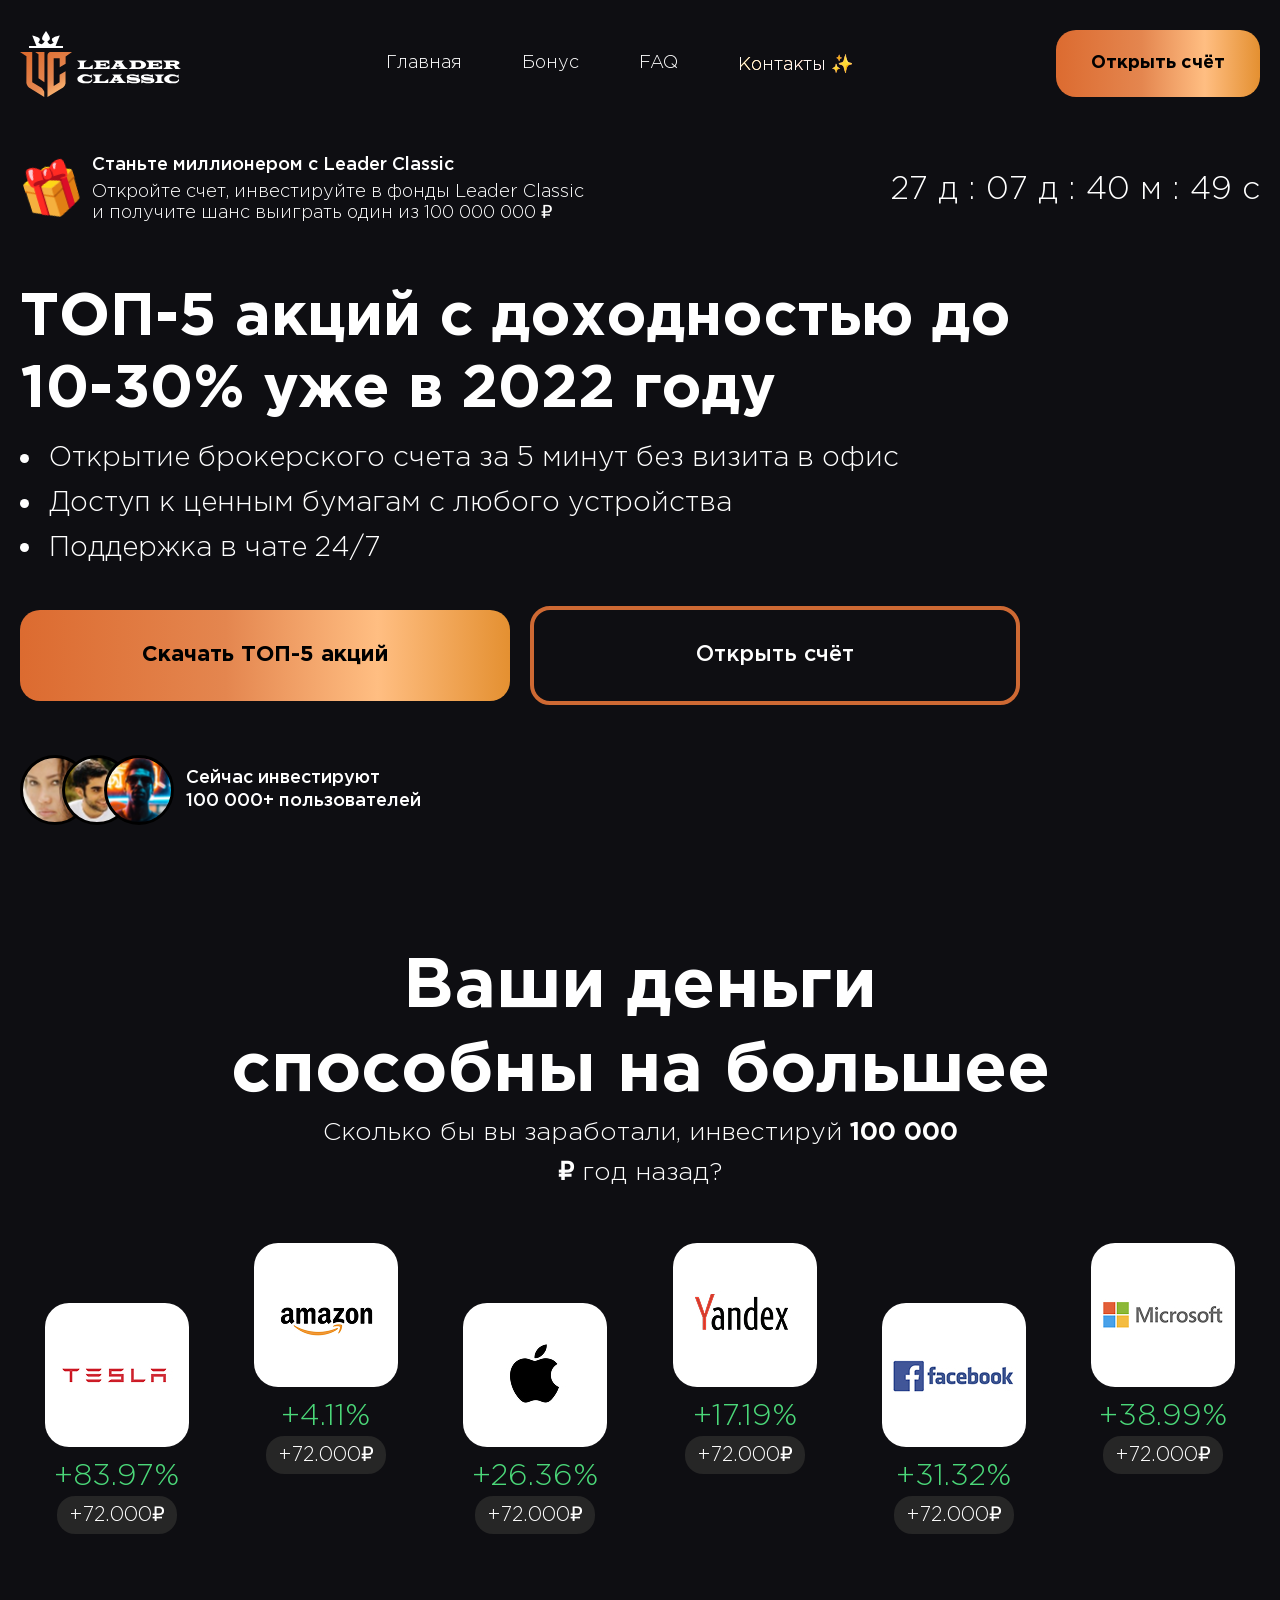
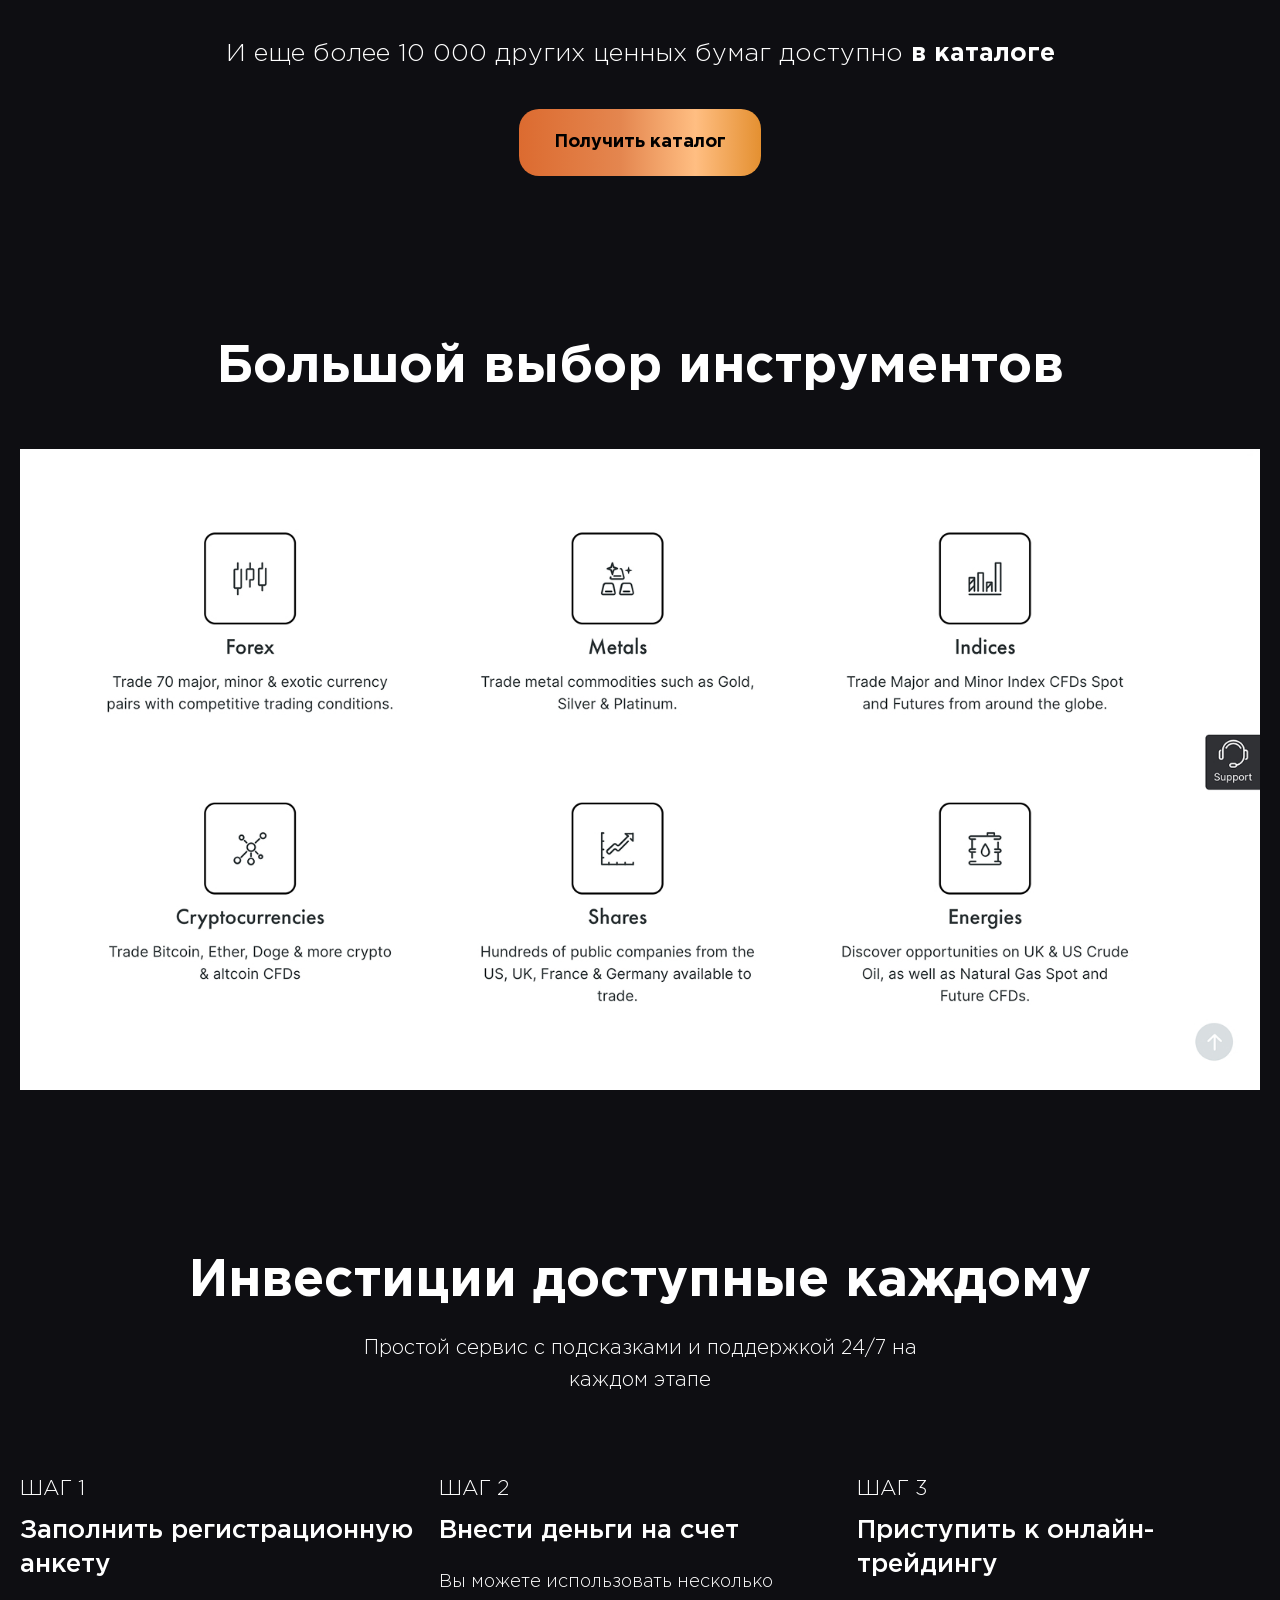
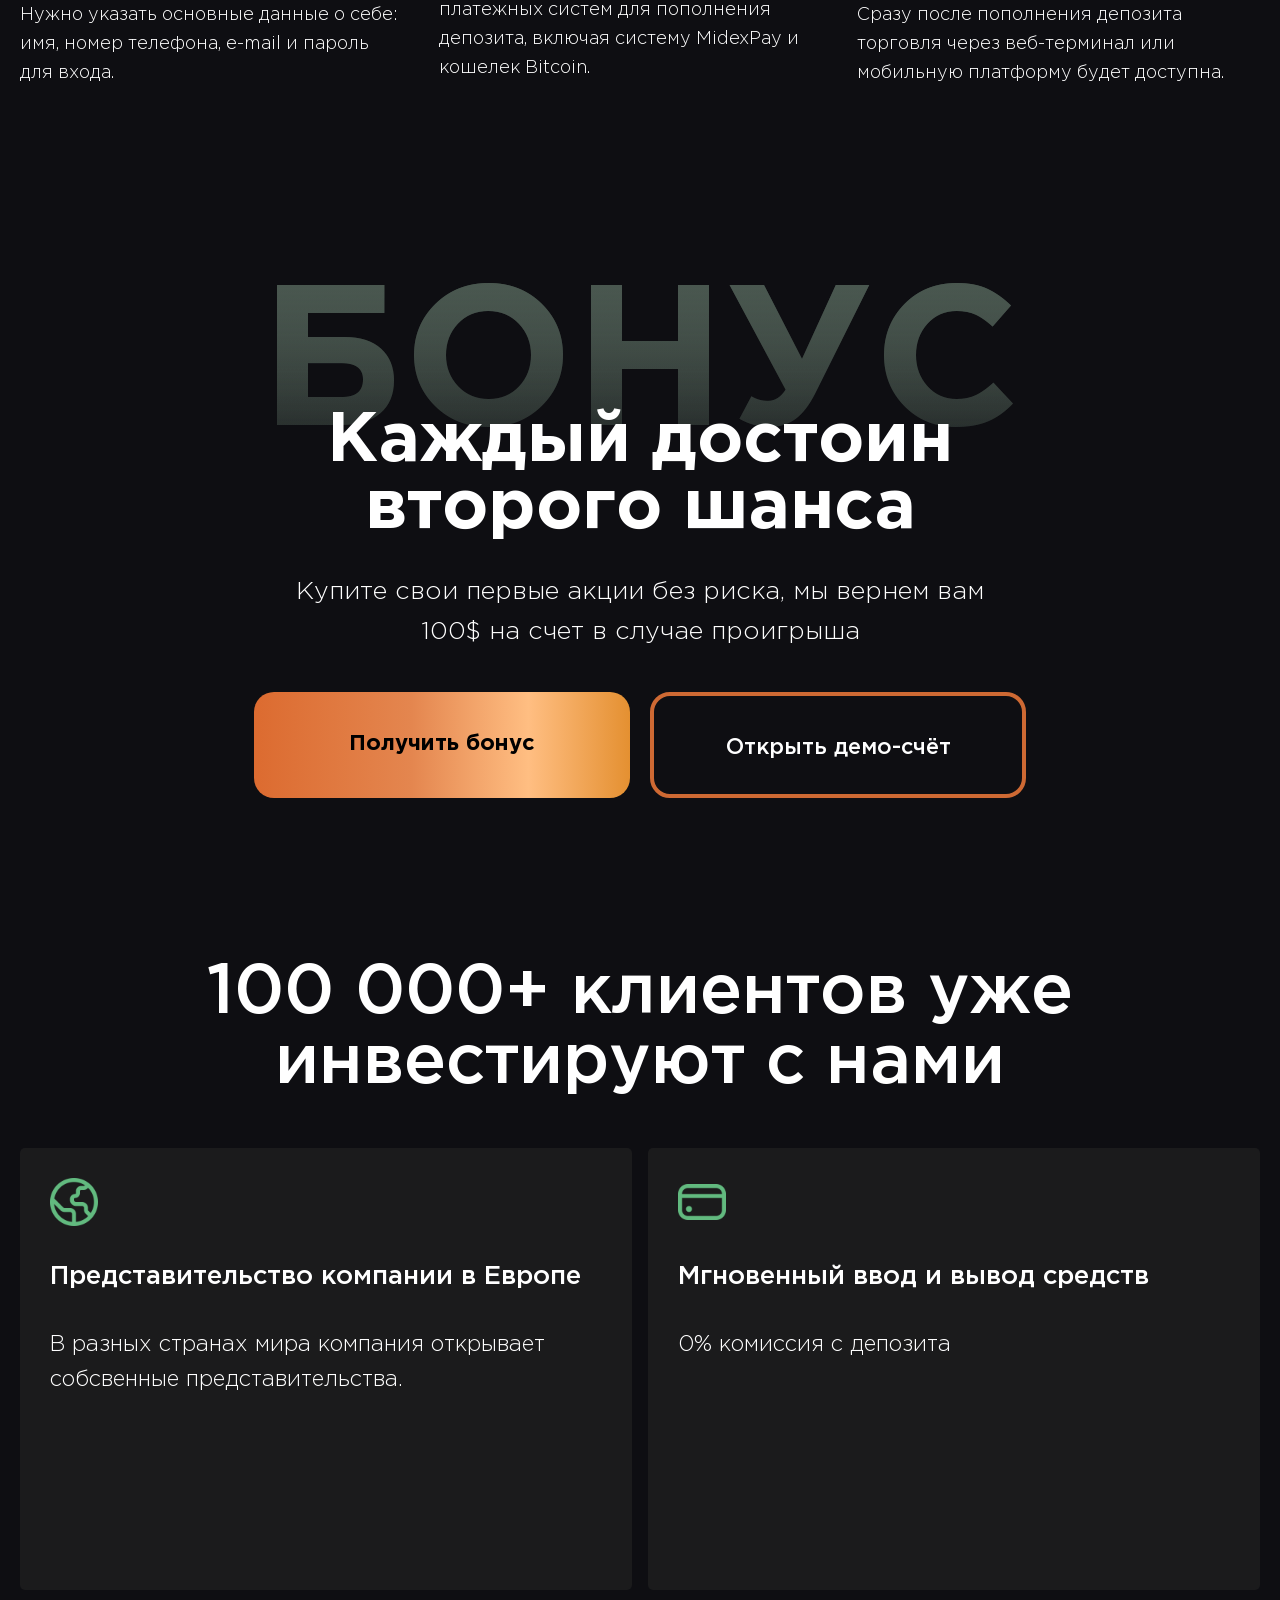
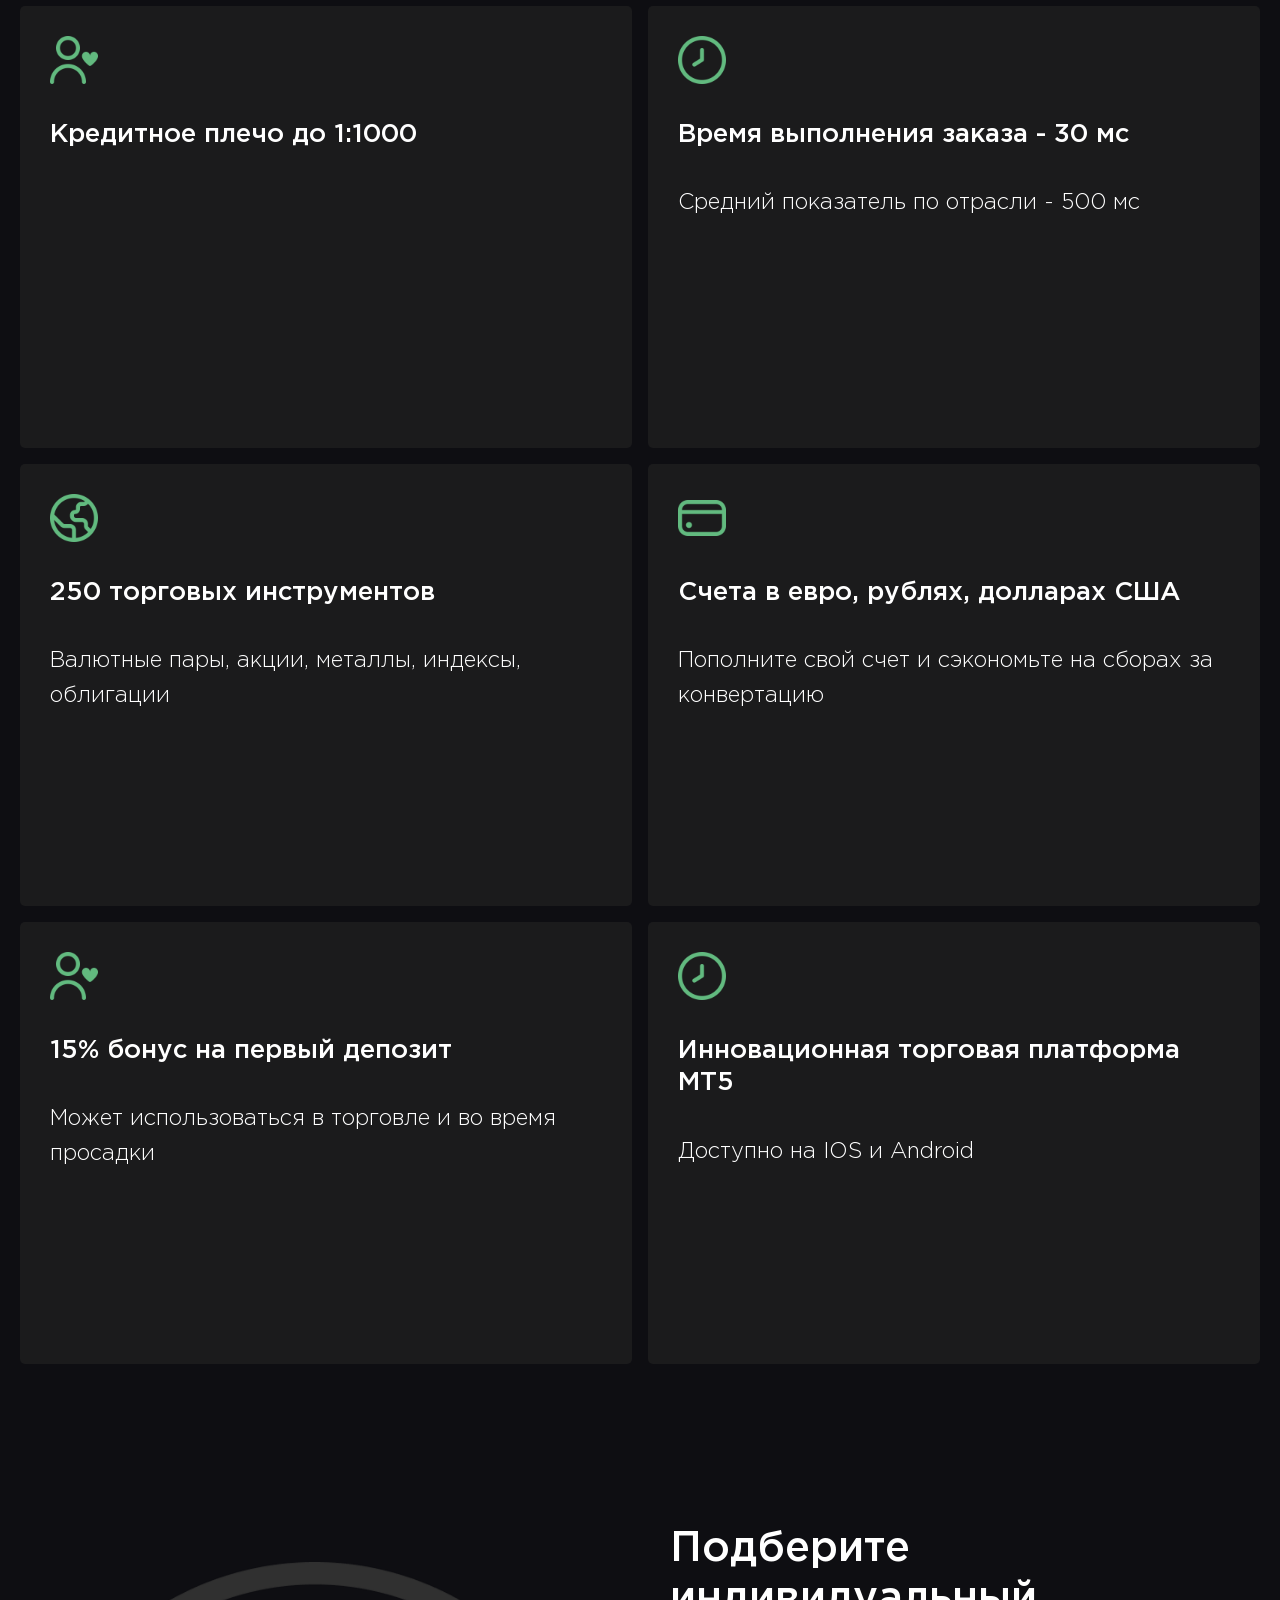
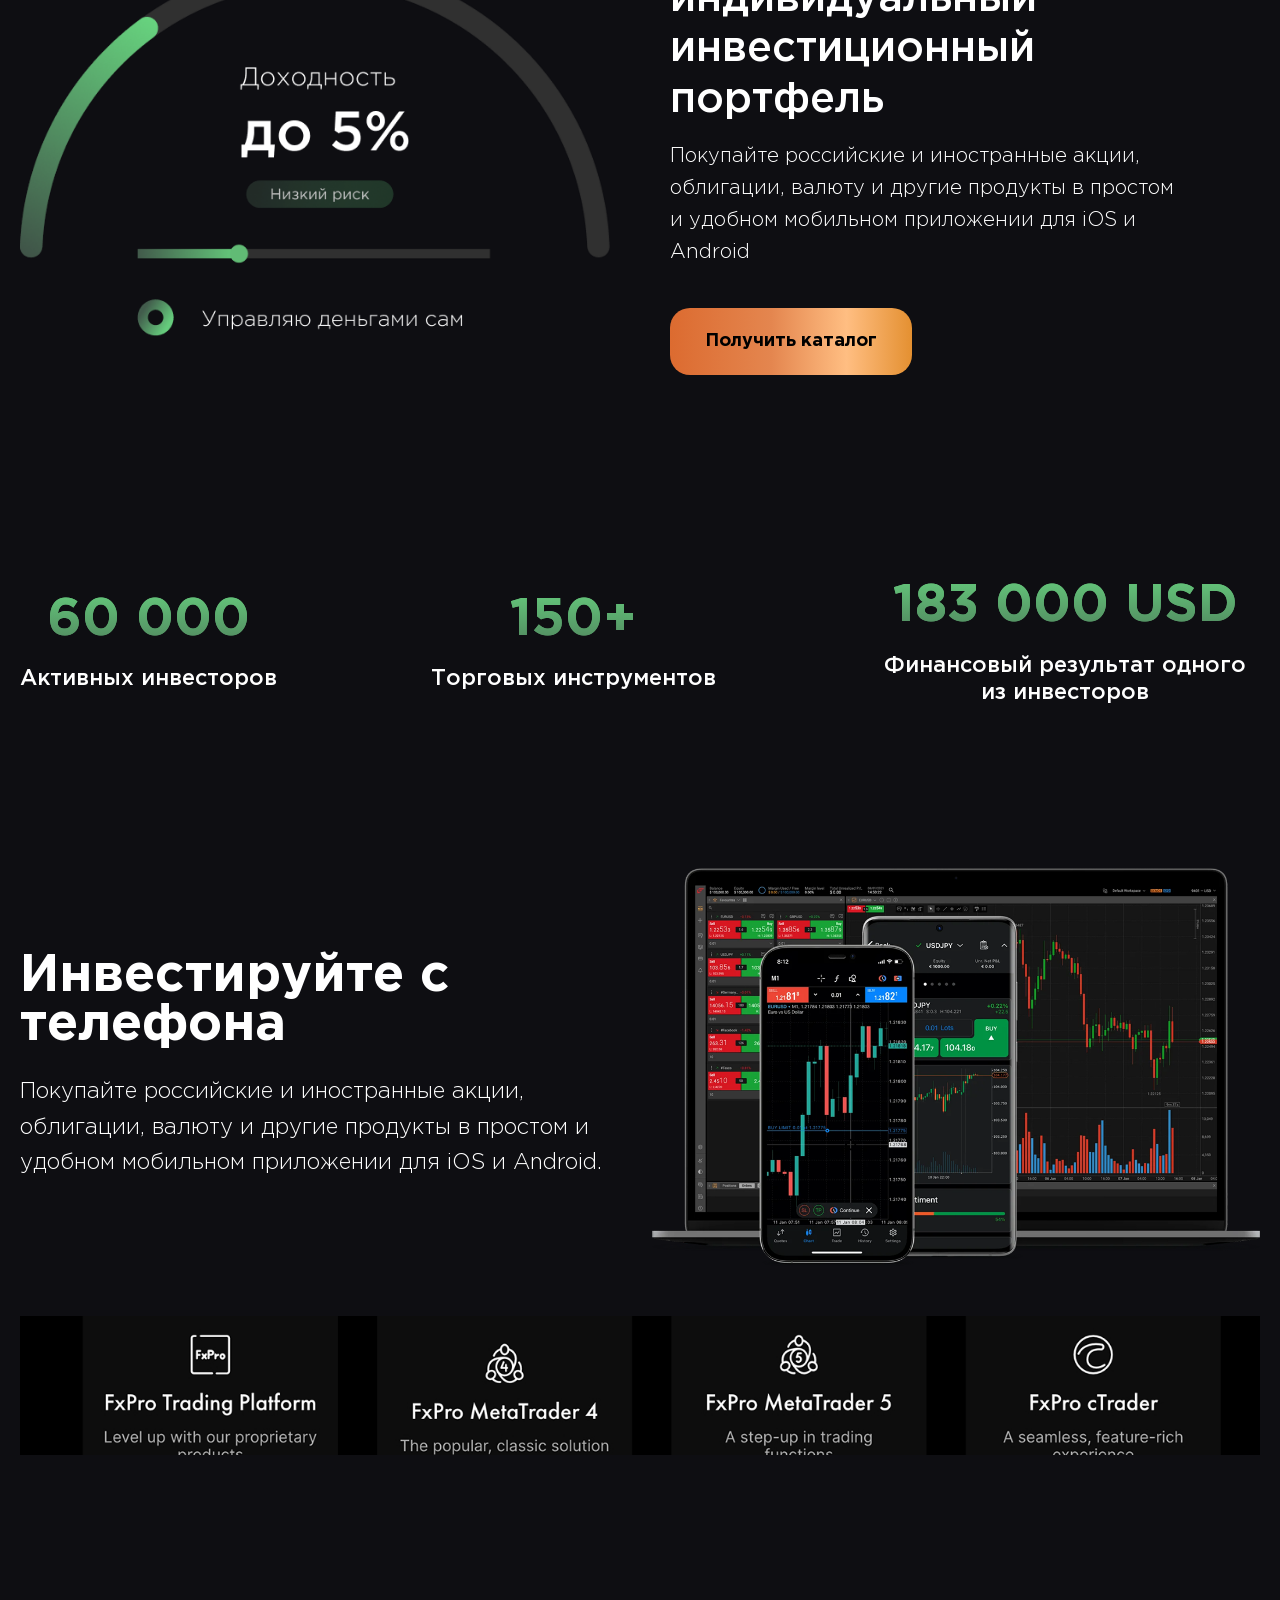
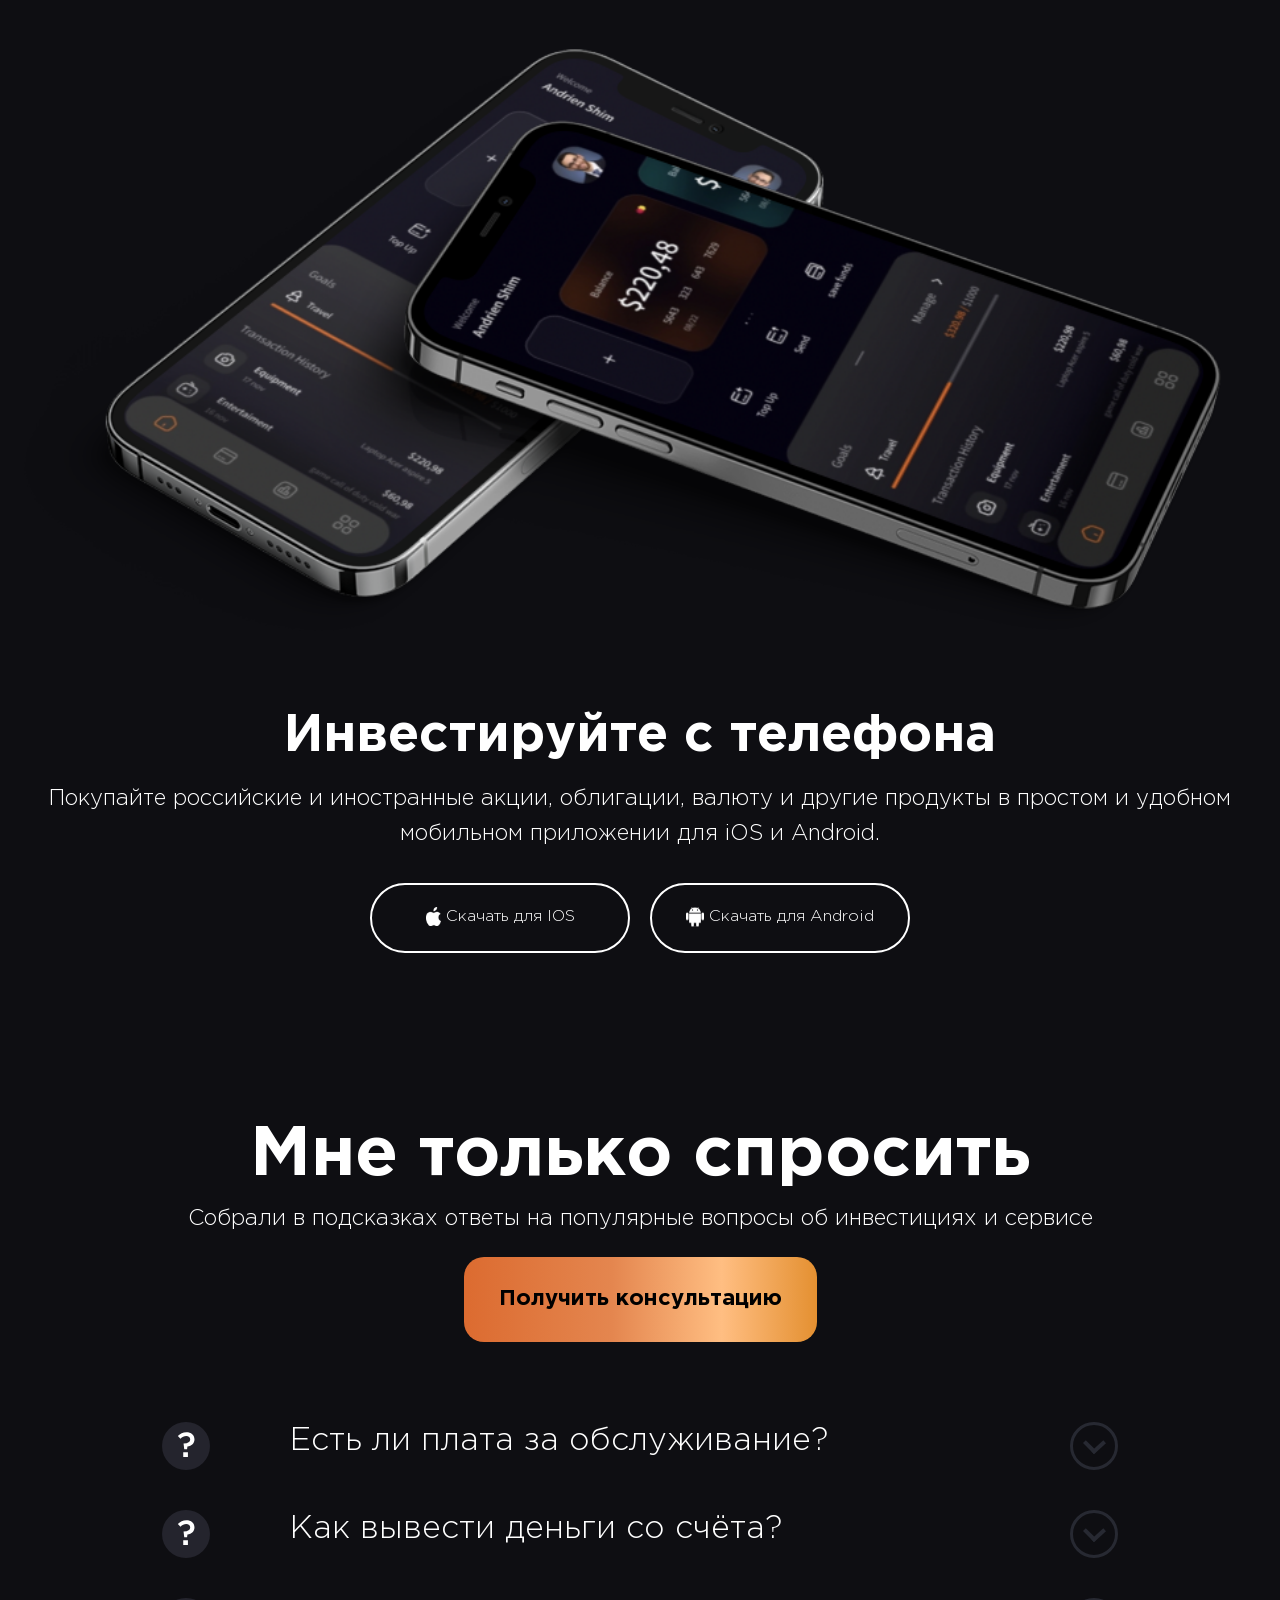
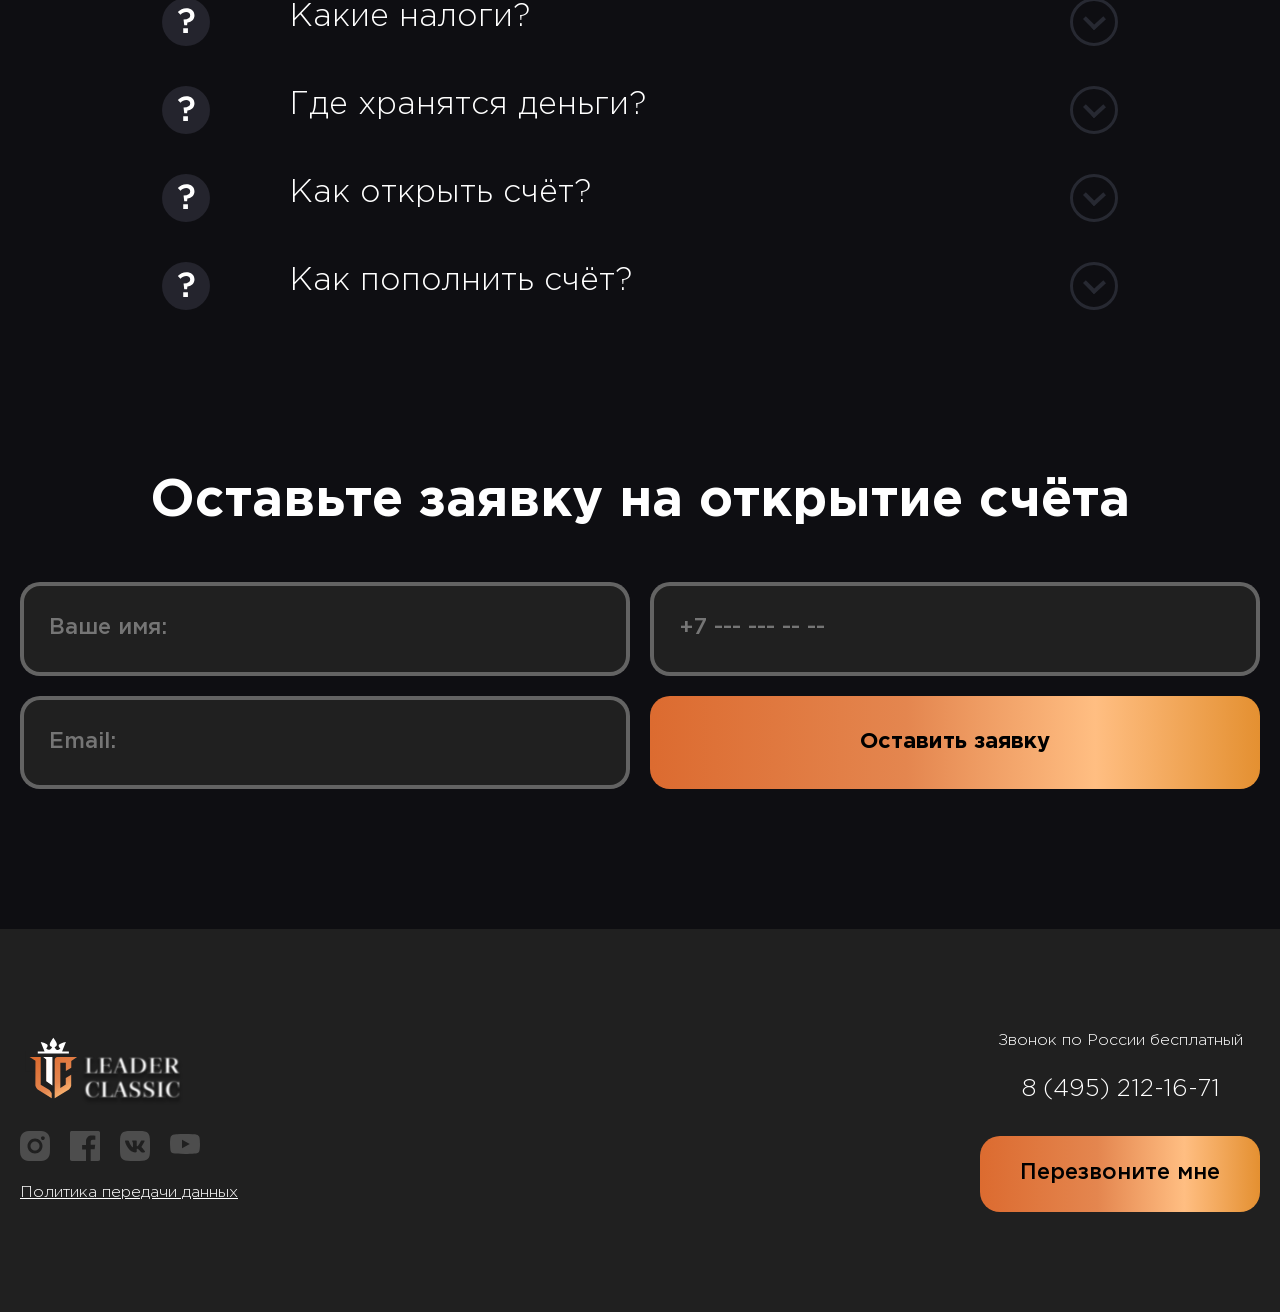
<file: index.html>
<!DOCTYPE html>
<html lang="en">
<head>
    <meta charset="UTF-8">
    <meta name="viewport" content="width=device-width, initial-scale=1.0">
    <link rel="stylesheet" href="./css/reset.css">
    <link rel="stylesheet" href="./css/style.css">
    <link rel="stylesheet" href="./css/media.css">
    <script src="./main.js" defer></script>
    <title>Leader Classic</title>
</head>
<body>
    <header class="header">
        <div class="container">
            <div class="header__inner">
                <div class="header-left">
                    <a href="/Leader-Classic" class="header-left__logo">
                        <img src="./assets/img/Header/logo.svg" alt="Лого">
                    </a>
                </div>
                <div class="header__nav">
                    <ul class="header__list">
                        <li class="header__item">
                            <a href="/Leader-Classic">Главная</a>
                        </li>
                        <li class="header__item">
                            <a href="#bonus">Бонус</a>
                        </li>
                        <li class="header__item">
                            <a href="#faq">FAQ</a>
                        </li>
                        <li class="header__item accent">
                            <a href="#footer">Контакты ✨</a>
                        </li>
                    </ul>
                </div>
                <button class="header__btn btn">
                    <a href="#request">Открыть счёт</a>
                </button>
            </div>
        </div>
    </header>
    <section class="ad-offer">
        <div class="container">
            <div class="ad-offer__inner">
                <div class="ad-offer__left">
                    <span class="ad-offer__present">🎁</span>
                    <div class="ad-offer__wrapper">
                        <b class="ad-offer__title">Станьте миллионером с Leader Classic</b>
                        <span class="ad-offer__text">
                            Откройте счет, инвестируйте в фонды Leader Classic и получите шанс выиграть один из 100 000 000 ₽
                        </span>
                    </div>
                </div>
                <time class="ad-offer__time">27 д : 07 д : 40 м : 49 с</time>
            </div>
        </div>
    </section>
    <section class="hero-section">
        <div class="container">
            <div class="hero__inner">
                <h1 class="hero__title">ТОП-5 акций с доходностью до 10-30% уже в 2022 году</h1>
                <ul class="hero__texts">
                    <li class="hero__text">Открытие брокерского счета за 5 минут без визита в офис</li>
                    <li class="hero__text">Доступ к ценным бумагам с любого устройства</li>
                    <li class="hero__text">Поддержка в чате 24/7</li>
                </ul>
                <div class="hero__btns">
                    <button class="hero__btn hero__download-btn btn">Скачать ТОП-5 акций</button>
                    <button class="hero__btn hero__open-btn border-btn">
                        <a href="#request">Открыть счёт</a>
                    </button>
                </div>
                <div class="hero-bottom">
                    <ul class="hero-bottom__list">
                        <li class="hero-bottom__item">
                            <img src="./assets/img/Hero/1.svg" alt="Картинка 1">
                        </li>
                        <li class="hero-bottom__item">
                            <img src="./assets/img/Hero/2.svg" alt="Картинка 2">
                        </li>
                        <li class="hero-bottom__item">
                            <img src="./assets/img/Hero/3.svg" alt="Картинка 3">
                        </li>
                    </ul>
                    <span class="hero-bottom__text">
                        Сейчас инвестируют
                        <br>
                        100 000+ пользователей
                    </span>
                </div>
            </div>
        </div>
    </section>
    <section class="profitability-section">
        <div class="container">
            <h2 class="profitability__title">Ваши деньги способны на большее</h2>
            <p class="profitability__text">Сколько бы вы заработали, инвестируй <b>100 000 ₽</b> год назад?</p>
            <ul class="profitability__list">
                <li class="profitability__item">
                    <img class="profitability__item-img" src="./assets/img/Profitability/1.jpg" alt="Tesla">
                    <span class="profitability__item-result">+83.97%</span>
                    <span class="profitability__item-income">+72.000₽</span>
                </li>
                <li class="profitability__item">
                    <img class="profitability__item-img" src="./assets/img/Profitability/2.jpg" alt="Amazon">
                    <span class="profitability__item-result">+4.11%</span>
                    <span class="profitability__item-income">+72.000₽</span>
                </li>
                <li class="profitability__item">
                    <img class="profitability__item-img" src="./assets/img/Profitability/3.jpg" alt="Apple">
                    <span class="profitability__item-result">+26.36%</span>
                    <span class="profitability__item-income">+72.000₽</span>
                </li>
                <li class="profitability__item">
                    <img class="profitability__item-img" src="./assets/img/Profitability/4.jpg" alt="Yandex">
                    <span class="profitability__item-result">+17.19%</span>
                    <span class="profitability__item-income">+72.000₽</span>
                </li>
                <li class="profitability__item">
                    <img class="profitability__item-img" src="./assets/img/Profitability/5.jpg" alt="Facebook">
                    <span class="profitability__item-result">+31.32%</span>
                    <span class="profitability__item-income">+72.000₽</span>
                </li>
                <li class="profitability__item">
                    <img class="profitability__item-img" src="./assets/img/Profitability/6.jpg" alt="Microsoft">
                    <span class="profitability__item-result">+38.99%</span>
                    <span class="profitability__item-income">+72.000₽</span>
                </li>
            </ul>
            <p class="profitability__inscription">И еще более 10 000 других ценных бумаг доступно <b>в каталоге</b></p>
            <button class="profitability__btn btn">Получить каталог</button>
        </div>
    </section>
    <section class="tools-section">
        <div class="container">
            <h2 class="tools__title">Большой выбор инструментов</h2>

            <img src="./assets/img/Tools/img.jpg" alt="Инструменты" class="tools__img">
        </div>
    </section>
    <section class="instruction-section">
        <div class="container">
            <h2 class="instruction__title">Инвестиции доступные каждому</h2>
            <p class="instruction__text">Простой сервис с подсказками и поддержкой 24/7 на каждом этапе</p>

            <ul class="instruction__list">
                <li class="instruction__item">
                    <span class="instruction__item-step">ШАГ 1</span>
                    <h3 class="instruction__item-title">Заполнить регистрационную анкету</h3>
                    <p class="instruction__item-text">
                        Нужно указать основные данные о себе: имя, номер телефона, e-mail и пароль для входа.
                    </p>
                    <span class="instruction__item-number">1</span>
                </li>
                <li class="instruction__item">
                    <span class="instruction__item-step">ШАГ 2</span>
                    <h3 class="instruction__item-title">Внести деньги на счет</h3>
                    <p class="instruction__item-text">
                        Вы можете использовать несколько платежных систем для пополнения депозита, включая систему MidexPay и кошелек Bitcoin.
                    </p>
                    <span class="instruction__item-number">2</span>
                </li>
                <li class="instruction__item">
                    <span class="instruction__item-step">ШАГ 3</span>
                    <h3 class="instruction__item-title">Приступить к онлайн-трейдингу</h3>
                    <p class="instruction__item-text">
                        Сразу после пополнения депозита торговля через веб-терминал или мобильную платформу будет доступна.
                    </p>
                    <span class="instruction__item-number">3</span>
                </li>
            </ul>
        </div>
    </section>
    <section class="bonus-section" id="bonus">
        <div class="container">
            <div class="bonus__inner">
                <h3 class="bonus__suptitle">БОНУС</h3>
                <h2 class="bonus__title">Каждый достоин второго шанса</h2>
                <p class="bonus__text">Купите свои первые акции без риска, мы вернем вам 100$ на счет в случае проигрыша</p>
                <div class="bonus__btns">
                    <button class="bonus__btn bonus__get-btn btn">
                        <a href="#request">Получить бонус</a>
                    </button>
                    <button class="bonus__btn bonus__open-btn border-btn">
                        <a href="#request">Открыть демо-счёт</a>
                    </button>
                </div>
            </div>
        </div>
    </section>
    <section class="advantages-section">
        <div class="container">
            <h2 class="advantages__title">100 000+ клиентов уже инвестируют с нами</h2>
            <ul class="advantages__list">
                <li class="advantages__item">
                    <img class="advantages__item-img" src="./assets/img/Advantages/1.svg" alt="Представительство компании в Европе">
                    <h3 class="advantages__item-title">Представительство компании в Европе</h3>
                    <p class="advantages__item-text">В разных странах мира компания открывает собсвенные представительства.</p>
                </li>
                <li class="advantages__item">
                    <img class="advantages__item-img" src="./assets/img/Advantages/2.svg" alt="Мгновенный ввод и вывод средств">
                    <h3 class="advantages__item-title">Мгновенный ввод и вывод средств</h3>
                    <p class="advantages__item-text">0% комиссия с депозита</p>
                </li>
                <li class="advantages__item">
                    <img class="advantages__item-img" src="./assets/img/Advantages/3.svg" alt="Кредитное плечо до 1:1000">
                    <h3 class="advantages__item-title">Кредитное плечо до 1:1000</h3>
                    <p class="advantages__item-text"></p>
                </li>
                <li class="advantages__item">
                    <img class="advantages__item-img" src="./assets/img/Advantages/4.svg" alt="Время выполнения заказа - 30 мс">
                    <h3 class="advantages__item-title">Время выполнения заказа - 30 мс</h3>
                    <p class="advantages__item-text">Средний показатель по отрасли - 500 мс</p>
                </li>
                <li class="advantages__item">
                    <img class="advantages__item-img" src="./assets/img/Advantages/1.svg" alt="250 торговых инструментов">
                    <h3 class="advantages__item-title">250 торговых инструментов</h3>
                    <p class="advantages__item-text">Валютные пары, акции, металлы, индексы, облигации</p>
                </li>
                <li class="advantages__item">
                    <img class="advantages__item-img" src="./assets/img/Advantages/2.svg" alt="Счета в евро, рублях, долларах США">
                    <h3 class="advantages__item-title">Счета в евро, рублях, долларах США</h3>
                    <p class="advantages__item-text">Пополните свой счет и сэкономьте на сборах за конвертацию</p>
                </li>
                <li class="advantages__item">
                    <img class="advantages__item-img" src="./assets/img/Advantages/3.svg" alt="15% бонус на первый депозит">
                    <h3 class="advantages__item-title">15% бонус на первый депозит</h3>
                    <p class="advantages__item-text">Может использоваться в торговле и во время просадки</p>
                </li>
                <li class="advantages__item">
                    <img class="advantages__item-img" src="./assets/img/Advantages/4.svg" alt="Инновационная торговая платформа МТ5">
                    <h3 class="advantages__item-title">Инновационная торговая платформа МТ5</h3>
                    <p class="advantages__item-text">Доступно на IOS и Android</p>
                </li>
            </ul>
        </div>
    </section>
    <section class="portfolio-section">
        <div class="container">
            <div class="portfolio__inner">
                <img class="portfolio__img" src="./assets/img/Portfolio/img.png" alt="Картинка">
                <div class="portfolio__wrapper">
                    <div class="portfolio__content">
                        <h2 class="portfolio__title">Подберите индивидуальный инвестиционный портфель</h2>
                        <p class="portfolio__text">Покупайте российские и иностранные акции, облигации, валюту и другие продукты в простом и удобном мобильном приложении для iOS и Android</p>
                        <button class="portfolio__btn btn">Получить каталог</button>
                    </div>
                </div>
            </div>
        </div>
    </section>
    <section class="cards-section">
        <div class="container">
            <ul class="cards__list">
                <li class="cards__item">
                    <h3 class="cards__item-title">60 000</h3>
                    <p class="cards__item-text">Активных инвесторов</p>
                </li>
                <li class="cards__item">
                    <h3 class="cards__item-title">150+</h3>
                    <p class="cards__item-text">Торговых инструментов</p>
                </li>
                <li class="cards__item">
                    <h3 class="cards__item-title">183 000 USD</h3>
                    <p class="cards__item-text">Финансовый результат одного из инвесторов</p>
                </li>
            </ul>
        </div>
    </section>
    <section class="devices-section">
        <div class="container">
            <div class="devices__inner">
                <div class="devices__top">
                    <div class="devices__content">
                        <h2 class="devices__title">Инвестируйте с телефона</h2>
                        <p class="devices__text">
                            Покупайте российские и иностранные акции, облигации, валюту и другие продукты в простом и удобном мобильном приложении для iOS и Android.
                        </p>
                    </div>
                    <img class="devices__img" src="./assets/img/Cards/img_1.png" alt="Картинка">
                </div>
            </div>
            <img class="devices__bottom-img" src="./assets/img/Cards/img_2.jpg" alt="Режимы">
        </div>
    </section>
    <section class="phone-section">
        <div class="container">
            <div class="phone__inner">
                <img class="phone__img" src="./assets/img/Phone/img.png" alt="Телефоны">
                <div class="phone__content">
                    <h2 class="phone__title">Инвестируйте с телефона</h2>
                    <p class="phone__text">Покупайте российские и иностранные акции, облигации, валюту и другие продукты в простом и удобном мобильном приложении для iOS и Android.</p>
                    <div class="phone__btns">
                        <button class="phone__btn phone__ios-btn">
                            <a href="/Leader-Classic">
                                <img src="./assets/img/Phone/apple.svg" alt="Apple">
                                Скачать для IOS
                            </a>
                        </button>
                        <button class="phone__btn phone__android-btn">
                            <a href="/Leader-Classic">
                                <img src="./assets/img/Phone/android.svg" alt="Android">
                                Скачать для Android
                            </a>
                        </button>
                    </div>
                </div>
            </div>
        </div>
    </section>
    <section class="faq-section" id="faq">
        <div class="container">
            <div class="faq__inner">
                <div class="faq-left">
                    <h2 class="faq-left__title">Мне только спросить</h2>
                    <p class="faq-left__text">Собрали в подсказках ответы на популярные вопросы об инвестициях и сервисе</p>
                    <button class="faq-left__btn btn">Получить консультацию</button>
                </div>
                <ul class="faq__list">
                    <li class="faq__item">
                        <img class="faq__item-question-img" src="./assets/img/Faq/question.svg" alt="Вопрос">

                        <div class="faq__item-wrapper">
                            <h3 class="faq__item-title">Есть ли плата за обслуживание?</h3>
                            <p class="faq__item-text">Lorem Ipsum has been the industry's standard dummy text ever since 1966, when designers at Letraset and James Mosley, the librarian at St Bride Printing Library in London, took a 1914 Cicero translation and scrambled it to make dummy text for Letraset's Body Type sheets. It has survived not only many decades, but also the leap into electronic typesetting, remaining essentially unchanged. It was popularised thanks to these sheets and more recently with desktop publishing software like Aldus PageMaker and Microsoft Word including versions of Lorem Ipsum.</p>
                        </div>

                        <img class="faq__item-arrow-img" src="./assets/img/Faq/down_arrow.svg" alt="Стрелка">
                    </li>
                    <li class="faq__item">
                        <img class="faq__item-question-img" src="./assets/img/Faq/question.svg" alt="Вопрос">

                        <div class="faq__item-wrapper">
                            <h3 class="faq__item-title">Как вывести деньги со счёта?</h3>
                            <p class="faq__item-text">Lorem Ipsum has been the industry's standard dummy text ever since 1966, when designers at Letraset and James Mosley, the librarian at St Bride Printing Library in London, took a 1914 Cicero translation and scrambled it to make dummy text for Letraset's Body Type sheets. It has survived not only many decades, but also the leap into electronic typesetting, remaining essentially unchanged. It was popularised thanks to these sheets and more recently with desktop publishing software like Aldus PageMaker and Microsoft Word including versions of Lorem Ipsum.</p>
                        </div>

                        <img class="faq__item-arrow-img" src="./assets/img/Faq/down_arrow.svg" alt="Стрелка">
                    </li>
                    <li class="faq__item">
                        <img class="faq__item-question-img" src="./assets/img/Faq/question.svg" alt="Вопрос">

                        <div class="faq__item-wrapper">
                            <h3 class="faq__item-title">Какие налоги?</h3>
                            <p class="faq__item-text">Lorem Ipsum has been the industry's standard dummy text ever since 1966, when designers at Letraset and James Mosley, the librarian at St Bride Printing Library in London, took a 1914 Cicero translation and scrambled it to make dummy text for Letraset's Body Type sheets. It has survived not only many decades, but also the leap into electronic typesetting, remaining essentially unchanged. It was popularised thanks to these sheets and more recently with desktop publishing software like Aldus PageMaker and Microsoft Word including versions of Lorem Ipsum.</p>
                        </div>

                        <img class="faq__item-arrow-img" src="./assets/img/Faq/down_arrow.svg" alt="Стрелка">
                    </li>
                    <li class="faq__item">
                        <img class="faq__item-question-img" src="./assets/img/Faq/question.svg" alt="Вопрос">

                        <div class="faq__item-wrapper">
                            <h3 class="faq__item-title">Где хранятся деньги?</h3>
                            <p class="faq__item-text">Lorem Ipsum has been the industry's standard dummy text ever since 1966, when designers at Letraset and James Mosley, the librarian at St Bride Printing Library in London, took a 1914 Cicero translation and scrambled it to make dummy text for Letraset's Body Type sheets. It has survived not only many decades, but also the leap into electronic typesetting, remaining essentially unchanged. It was popularised thanks to these sheets and more recently with desktop publishing software like Aldus PageMaker and Microsoft Word including versions of Lorem Ipsum.</p>
                        </div>

                        <img class="faq__item-arrow-img" src="./assets/img/Faq/down_arrow.svg" alt="Стрелка">
                    </li>
                    <li class="faq__item">
                        <img class="faq__item-question-img" src="./assets/img/Faq/question.svg" alt="Вопрос">

                        <div class="faq__item-wrapper">
                            <h3 class="faq__item-title">Как открыть счёт?</h3>
                            <p class="faq__item-text">Lorem Ipsum has been the industry's standard dummy text ever since 1966, when designers at Letraset and James Mosley, the librarian at St Bride Printing Library in London, took a 1914 Cicero translation and scrambled it to make dummy text for Letraset's Body Type sheets. It has survived not only many decades, but also the leap into electronic typesetting, remaining essentially unchanged. It was popularised thanks to these sheets and more recently with desktop publishing software like Aldus PageMaker and Microsoft Word including versions of Lorem Ipsum.</p>
                        </div>

                        <img class="faq__item-arrow-img" src="./assets/img/Faq/down_arrow.svg" alt="Стрелка">
                    </li>
                    <li class="faq__item">
                        <img class="faq__item-question-img" src="./assets/img/Faq/question.svg" alt="Вопрос">

                        <div class="faq__item-wrapper">
                            <h3 class="faq__item-title">Как пополнить счёт?</h3>
                            <p class="faq__item-text">Lorem Ipsum has been the industry's standard dummy text ever since 1966, when designers at Letraset and James Mosley, the librarian at St Bride Printing Library in London, took a 1914 Cicero translation and scrambled it to make dummy text for Letraset's Body Type sheets. It has survived not only many decades, but also the leap into electronic typesetting, remaining essentially unchanged. It was popularised thanks to these sheets and more recently with desktop publishing software like Aldus PageMaker and Microsoft Word including versions of Lorem Ipsum.</p>
                        </div>

                        <img class="faq__item-arrow-img" src="./assets/img/Faq/down_arrow.svg" alt="Стрелка">
                    </li>
                </ul>
            </div>
        </div>
    </section>
    <section class="request-section" id="request">
        <div class="container">
            <h2 class="request__title">Оставьте заявку на открытие счёта</h2>
            <ul class="request__list">
                <li class="request__item">
                    <div class="request__item-top">
                        <img class="request__item-step-img" src="./assets/img/Request/1.svg" alt="Заполните заявку онлайн">
                        <img class="request__item-arrow-img" src="./assets/img/Request/arrow.svg" alt="Стрелка">
                    </div>
                    <h3 class="request__item-title first">Заполните заявку онлайн</h3>
                    <p class="request__item-text first">Необходимо: имя, номер телефона, e-mail и пароль для входа.</p>
                </li>
                <li class="request__item">
                    <div class="request__item-top">
                        <img class="request__item-step-img" src="./assets/img/Request/2.svg" alt="Заполните заявку онлайн">
                        <img class="request__item-arrow-img" src="./assets/img/Request/arrow.svg" alt="Стрелка">
                    </div>
                    <h3 class="request__item-title second">Откроем счет за 5 минут</h3>
                    <p class="request__item-text second">Вы можете использовать несколько платежных систем для пополнения депозита, включая систему MidexPay и кошелек Bitcoin.</p>
                </li>
                <li class="request__item">
                    <div class="request__item-top">
                        <img class="request__item-step-img" src="./assets/img/Request/3.svg" alt="Заполните заявку онлайн">
                    </div>
                    <h3 class="request__item-title third">Пополните счёт и начните инвестировать</h3>
                    <p class="request__item-text third">Сразу после пополнения депозита будет доступна торговля через веб-терминал или мобильную платформу.</p>
                </li>
            </ul>
            <form class="request-form">
                <input class="request-form__input" type="text" placeholder="Ваше имя:">
                <input class="request-form__input" type="text" placeholder="+7 --- --- -- --">
                <input class="request-form__input" type="email" placeholder="Email:">
                <button class="request-form__btn btn">Оставить заявку</button>
            </form>
        </div>
    </section>
    <footer class="footer" id="footer">
        <div class="container">
            <div class="footer__inner">
                <div class="footer-left">
                    <a class="footer-left__logo" href="/Leader-Classic">
                        <img src="./assets/img/Footer/logo.svg" alt="Лого">
                    </a>

                    <ul class="footer-left__list">
                        <li class="footer-left__item">
                            <a href="/Leader-Classic">
                                <img src="./assets/img/Footer/1.svg" alt="Instagram">
                            </a>
                        </li>
                        <li class="footer-left__item">
                            <a href="/Leader-Classic">
                                <img src="./assets/img/Footer/2.svg" alt="Facebook">
                            </a>
                        </li>
                        <li class="footer-left__item">
                            <a href="/Leader-Classic">
                                <img src="./assets/img/Footer/3.svg" alt="Vk">
                            </a>
                        </li>
                        <li class="footer-left__item">
                            <a href="/Leader-Classic">
                                <img src="./assets/img/Footer/4.svg" alt="YouTube">
                            </a>
                        </li>
                    </ul>

                    <button class="footer-left__btn">
                        <a href="/Leader-Classic/policy.html">Политика передачи данных</a>
                    </button>
                </div>
                <div class="footer-right">
                    <span class="footer-right__text">Звонок по России бесплатный</span>
                    <span class="footer-right__phone">8 (495) 212-16-71</span>
                    <button class="footer-right__btn btn">Перезвоните мне</button>
                </div>
            </div>
        </div>
    </footer>

    <div class="catalog-modal modal">
        <div class="catalog-modal__box modal__box">
            <div class="catalog-modal__success modal-success">
                <h2 class="catalog-modal__success-title modal-success__title">Заявка отправлена!</h2>
                <p class="catalog-modal__success-text modal-success__text">Каталог отправлен на {email}</p>
            </div>

            <div class="catalog-modal__main">
                <h2 class="catalog-modal__title modal__title">Получить каталог</h2>
                <p class="catalog-modal__text modal__text">Оставьте заявку для получения подарка</p>

                <form class="catalog-modal__form modal-form">
                    <input class="catalog-modal__input modal-form__input" type="text" placeholder="Имя Фамилия">
                    <input class="catalog-modal__input modal-form__input" type="email" placeholder="Почта">
                    <input class="catalog-modal__input modal-form__input" type="text" placeholder="+7 999 999 99 99">
                    <span class="catalog-modal__error modal-form__error">Заполните все поля!</span>
                    <button class="catalog-modal__submit-btn modal-form__btn btn">Оставить заявку</button>
                </form>
            </div>

            <button class="catalog-modal__close-btn modal__close-btn">
                <img src="./assets/img/cross.svg" alt="Закрыть">
            </button>
        </div>
    </div>
    <div class="consult-modal modal">
        <div class="consult-modal__box modal__box">
            <div class="consult-modal__success modal-success">
                <h2 class="consult-modal__success-title modal-success__title">Заявка отправлена!</h2>
                <p class="consult-modal__success-text modal-success__text">В ближайшее время с Вами свяжется наш менеджер для уточнения деталей</p>
            </div>

            <div class="consult-modal__main">
                <h2 class="consult-modal__title modal__title">Получить консультацию</h2>
                <p class="consult-modal__text modal__text">Оставьте заявку на бесплатную консультацию</p>

                <form class="consult-modal__form modal-form">
                    <input class="consult-modal__input modal-form__input" type="text" placeholder="Имя Фамилия">
                    <input class="consult-modal__input modal-form__input" type="email" placeholder="Почта">
                    <input class="consult-modal__input modal-form__input" type="text" placeholder="+7 999 999 99 99">
                    <span class="consult-modal__error modal-form__error">Заполните все поля!</span>
                    <button class="consult-modal__submit-btn modal-form__btn btn">Оставить заявку</button>
                </form>
            </div>

            <button class="consult-modal__close-btn modal__close-btn">
                <img src="./assets/img/cross.svg" alt="Закрыть">
            </button>
        </div>
    </div>
</body>
</html>
</file>
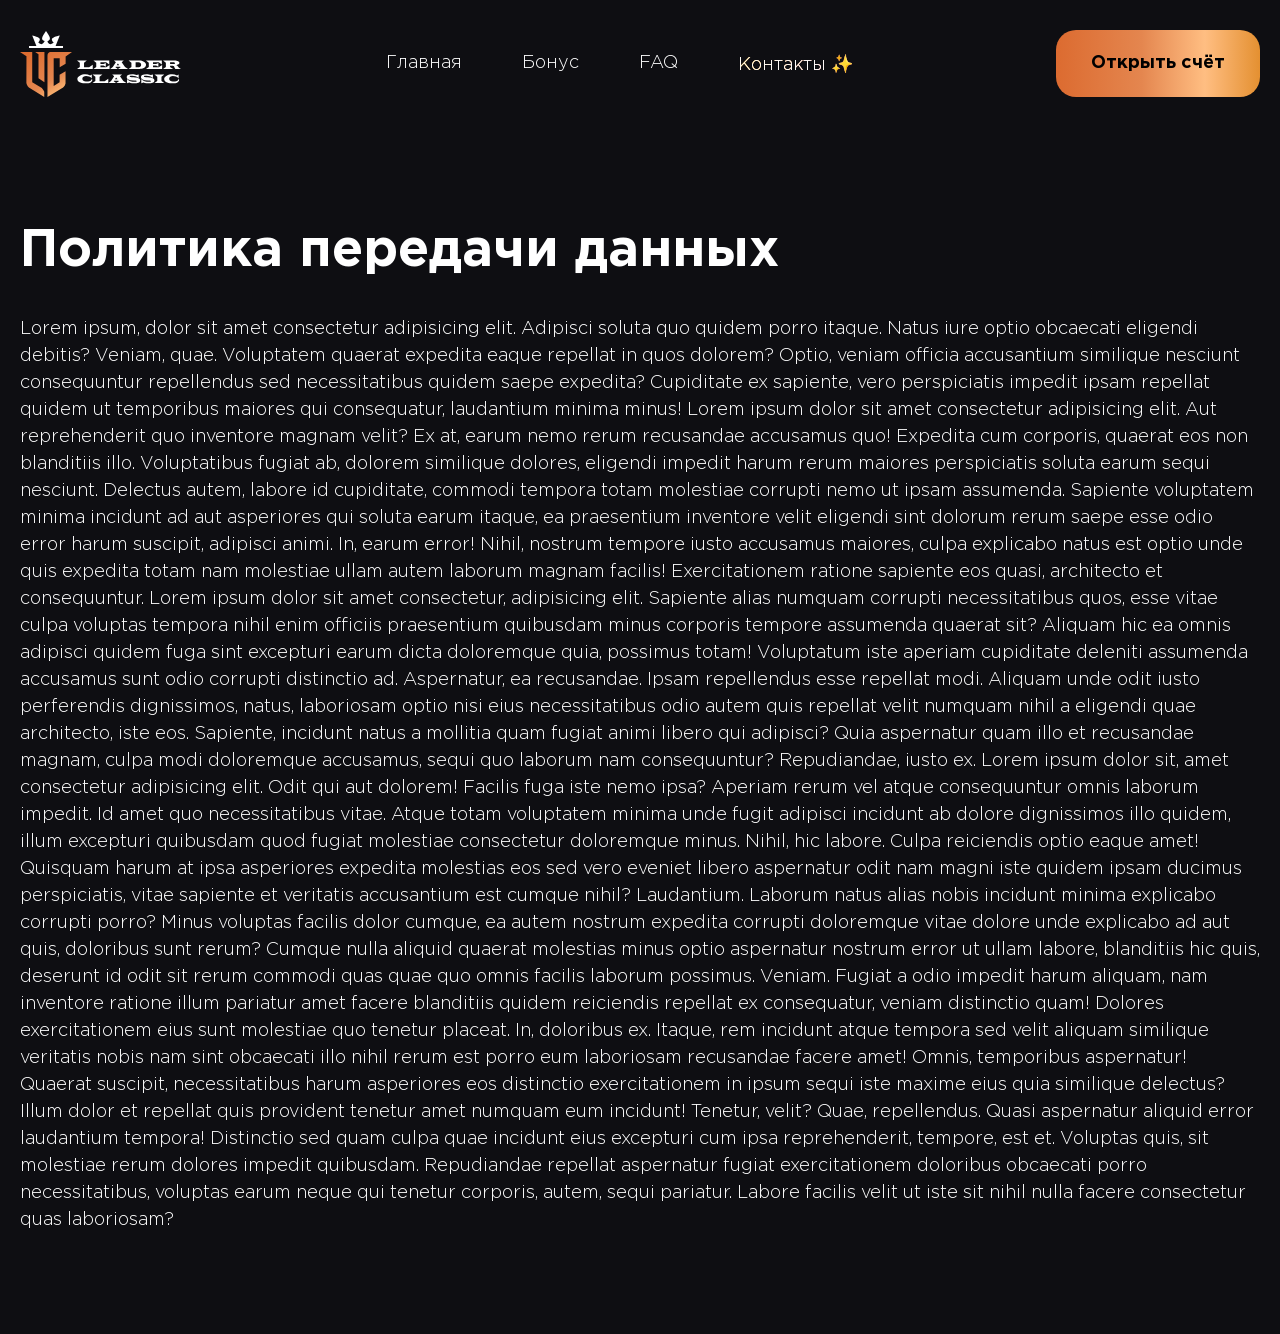
<file: policy.html>
<!DOCTYPE html>
<html lang="en">
<head>
    <meta charset="UTF-8">
    <meta name="viewport" content="width=device-width, initial-scale=1.0">
    <link rel="stylesheet" href="./css/reset.css">
    <link rel="stylesheet" href="./css/style.css">
    <link rel="stylesheet" href="./css/media.css">
    <title>Data Transfer Policy - Leader Classic</title>
</head>
<body>
    <header class="header">
        <div class="container">
            <div class="header__inner">
                <div class="header-left">
                    <a href="/Leader-Classic" class="header-left__logo">
                        <img src="./assets/img/Header/logo.svg" alt="Лого">
                    </a>
                </div>
                <div class="header__nav">
                    <ul class="header__list">
                        <li class="header__item">
                            <a href="/Leader-Classic">Главная</a>
                        </li>
                        <li class="header__item">
                            <a href="/Leader-Classic#bonus">Бонус</a>
                        </li>
                        <li class="header__item">
                            <a href="/Leader-Classic#faq">FAQ</a>
                        </li>
                        <li class="header__item accent">
                            <a href="/Leader-Classic#footer">Контакты ✨</a>
                        </li>
                    </ul>
                </div>
                <button class="header__btn btn">
                    <a href="/Leader-Classic#request">Открыть счёт</a>
                </button>
            </div>
        </div>
    </header>

    <section class="policy-section">
        <div class="container">
            <h2 class="policy__title">Политика передачи данных</h2>
            <p class="policy__text">
                Lorem ipsum, dolor sit amet consectetur adipisicing elit. Adipisci soluta quo quidem porro itaque. Natus iure optio obcaecati eligendi debitis? Veniam, quae. Voluptatem quaerat expedita eaque repellat in quos dolorem?
                Optio, veniam officia accusantium similique nesciunt consequuntur repellendus sed necessitatibus quidem saepe expedita? Cupiditate ex sapiente, vero perspiciatis impedit ipsam repellat quidem ut temporibus maiores qui consequatur, laudantium minima minus!
                Lorem ipsum dolor sit amet consectetur adipisicing elit. Aut reprehenderit quo inventore magnam velit? Ex at, earum nemo rerum recusandae accusamus quo! Expedita cum corporis, quaerat eos non blanditiis illo.
                Voluptatibus fugiat ab, dolorem similique dolores, eligendi impedit harum rerum maiores perspiciatis soluta earum sequi nesciunt. Delectus autem, labore id cupiditate, commodi tempora totam molestiae corrupti nemo ut ipsam assumenda.
                Sapiente voluptatem minima incidunt ad aut asperiores qui soluta earum itaque, ea praesentium inventore velit eligendi sint dolorum rerum saepe esse odio error harum suscipit, adipisci animi. In, earum error!
                Nihil, nostrum tempore iusto accusamus maiores, culpa explicabo natus est optio unde quis expedita totam nam molestiae ullam autem laborum magnam facilis! Exercitationem ratione sapiente eos quasi, architecto et consequuntur.
                Lorem ipsum dolor sit amet consectetur, adipisicing elit. Sapiente alias numquam corrupti necessitatibus quos, esse vitae culpa voluptas tempora nihil enim officiis praesentium quibusdam minus corporis tempore assumenda quaerat sit?
                Aliquam hic ea omnis adipisci quidem fuga sint excepturi earum dicta doloremque quia, possimus totam! Voluptatum iste aperiam cupiditate deleniti assumenda accusamus sunt odio corrupti distinctio ad. Aspernatur, ea recusandae.
                Ipsam repellendus esse repellat modi. Aliquam unde odit iusto perferendis dignissimos, natus, laboriosam optio nisi eius necessitatibus odio autem quis repellat velit numquam nihil a eligendi quae architecto, iste eos.
                Sapiente, incidunt natus a mollitia quam fugiat animi libero qui adipisci? Quia aspernatur quam illo et recusandae magnam, culpa modi doloremque accusamus, sequi quo laborum nam consequuntur? Repudiandae, iusto ex.
                Lorem ipsum dolor sit, amet consectetur adipisicing elit. Odit qui aut dolorem! Facilis fuga iste nemo ipsa? Aperiam rerum vel atque consequuntur omnis laborum impedit. Id amet quo necessitatibus vitae.
                Atque totam voluptatem minima unde fugit adipisci incidunt ab dolore dignissimos illo quidem, illum excepturi quibusdam quod fugiat molestiae consectetur doloremque minus. Nihil, hic labore. Culpa reiciendis optio eaque amet!
                Quisquam harum at ipsa asperiores expedita molestias eos sed vero eveniet libero aspernatur odit nam magni iste quidem ipsam ducimus perspiciatis, vitae sapiente et veritatis accusantium est cumque nihil? Laudantium.
                Laborum natus alias nobis incidunt minima explicabo corrupti porro? Minus voluptas facilis dolor cumque, ea autem nostrum expedita corrupti doloremque vitae dolore unde explicabo ad aut quis, doloribus sunt rerum?
                Cumque nulla aliquid quaerat molestias minus optio aspernatur nostrum error ut ullam labore, blanditiis hic quis, deserunt id odit sit rerum commodi quas quae quo omnis facilis laborum possimus. Veniam.
                Fugiat a odio impedit harum aliquam, nam inventore ratione illum pariatur amet facere blanditiis quidem reiciendis repellat ex consequatur, veniam distinctio quam! Dolores exercitationem eius sunt molestiae quo tenetur placeat.
                In, doloribus ex. Itaque, rem incidunt atque tempora sed velit aliquam similique veritatis nobis nam sint obcaecati illo nihil rerum est porro eum laboriosam recusandae facere amet! Omnis, temporibus aspernatur!
                Quaerat suscipit, necessitatibus harum asperiores eos distinctio exercitationem in ipsum sequi iste maxime eius quia similique delectus? Illum dolor et repellat quis provident tenetur amet numquam eum incidunt! Tenetur, velit?
                Quae, repellendus. Quasi aspernatur aliquid error laudantium tempora! Distinctio sed quam culpa quae incidunt eius excepturi cum ipsa reprehenderit, tempore, est et. Voluptas quis, sit molestiae rerum dolores impedit quibusdam.
                Repudiandae repellat aspernatur fugiat exercitationem doloribus obcaecati porro necessitatibus, voluptas earum neque qui tenetur corporis, autem, sequi pariatur. Labore facilis velit ut iste sit nihil nulla facere consectetur quas laboriosam?
            </p>
        </div>
    </section>
</body>
</html>
</file>
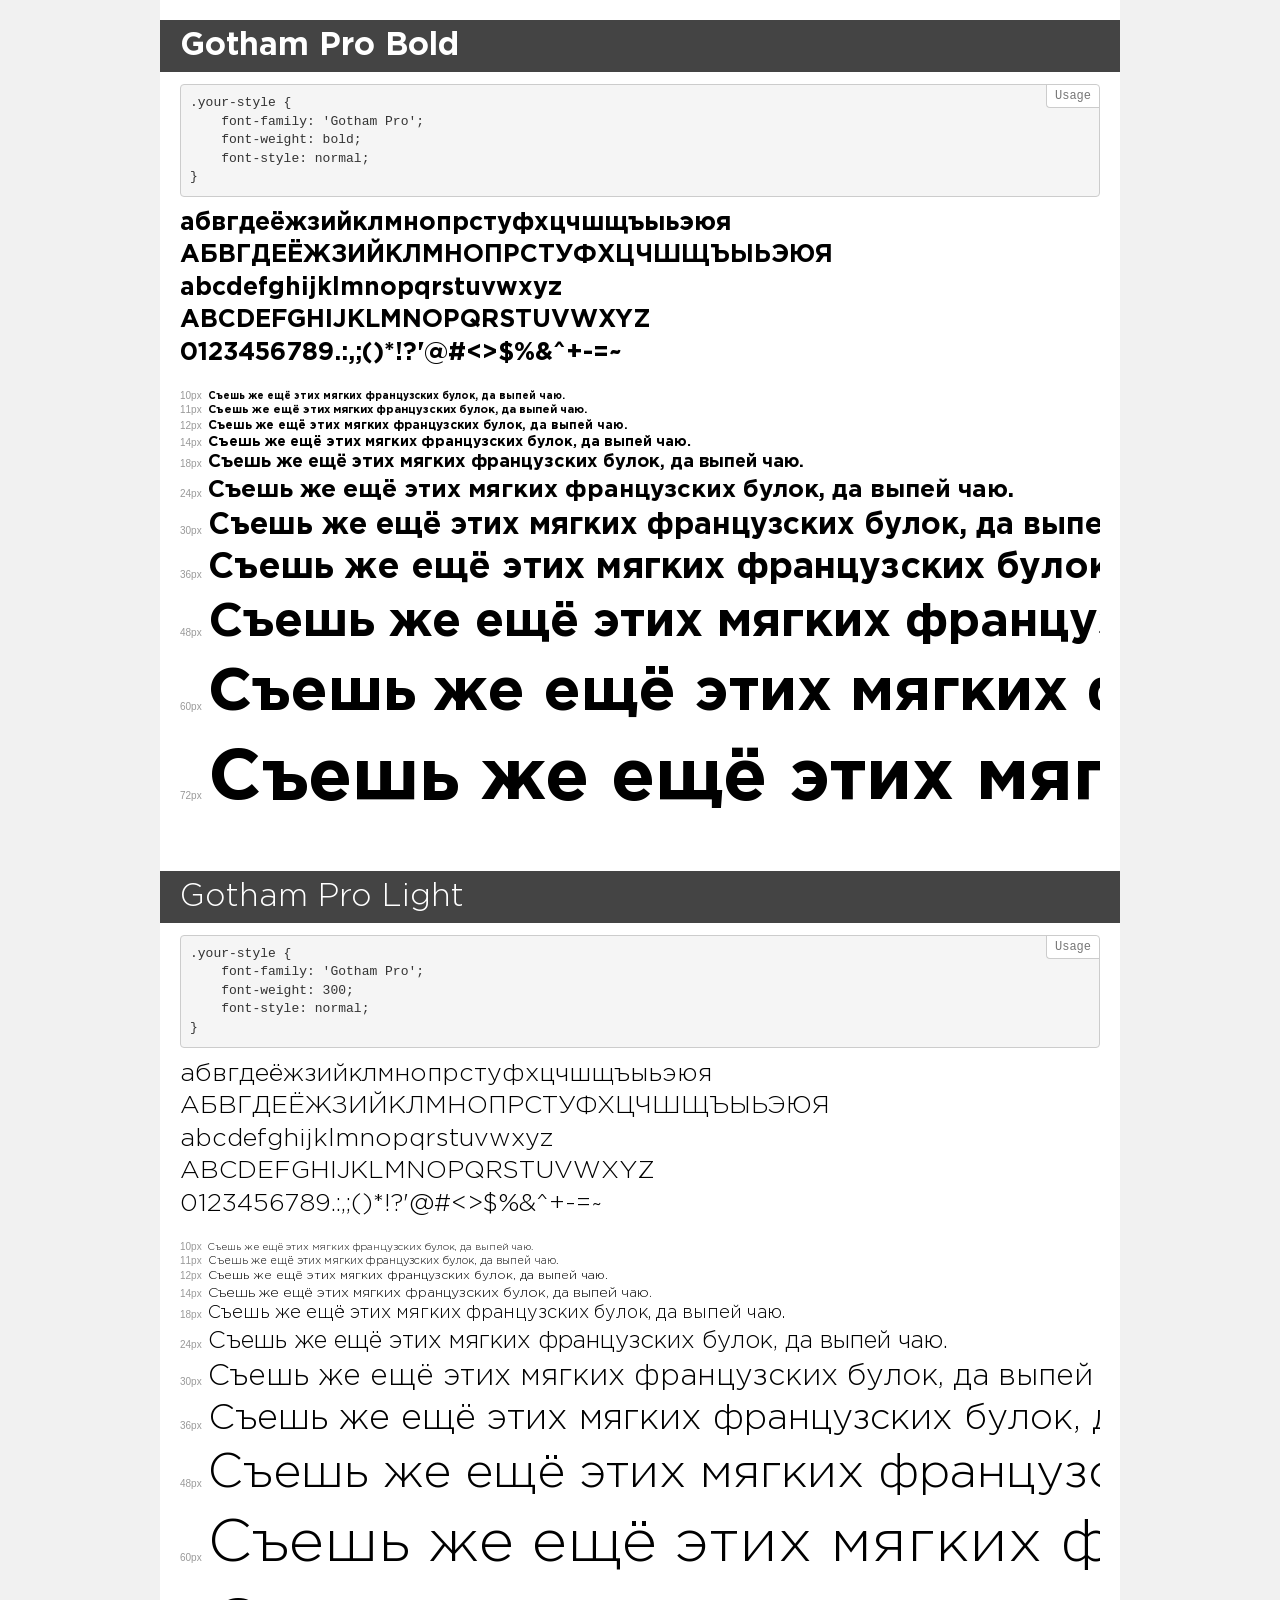
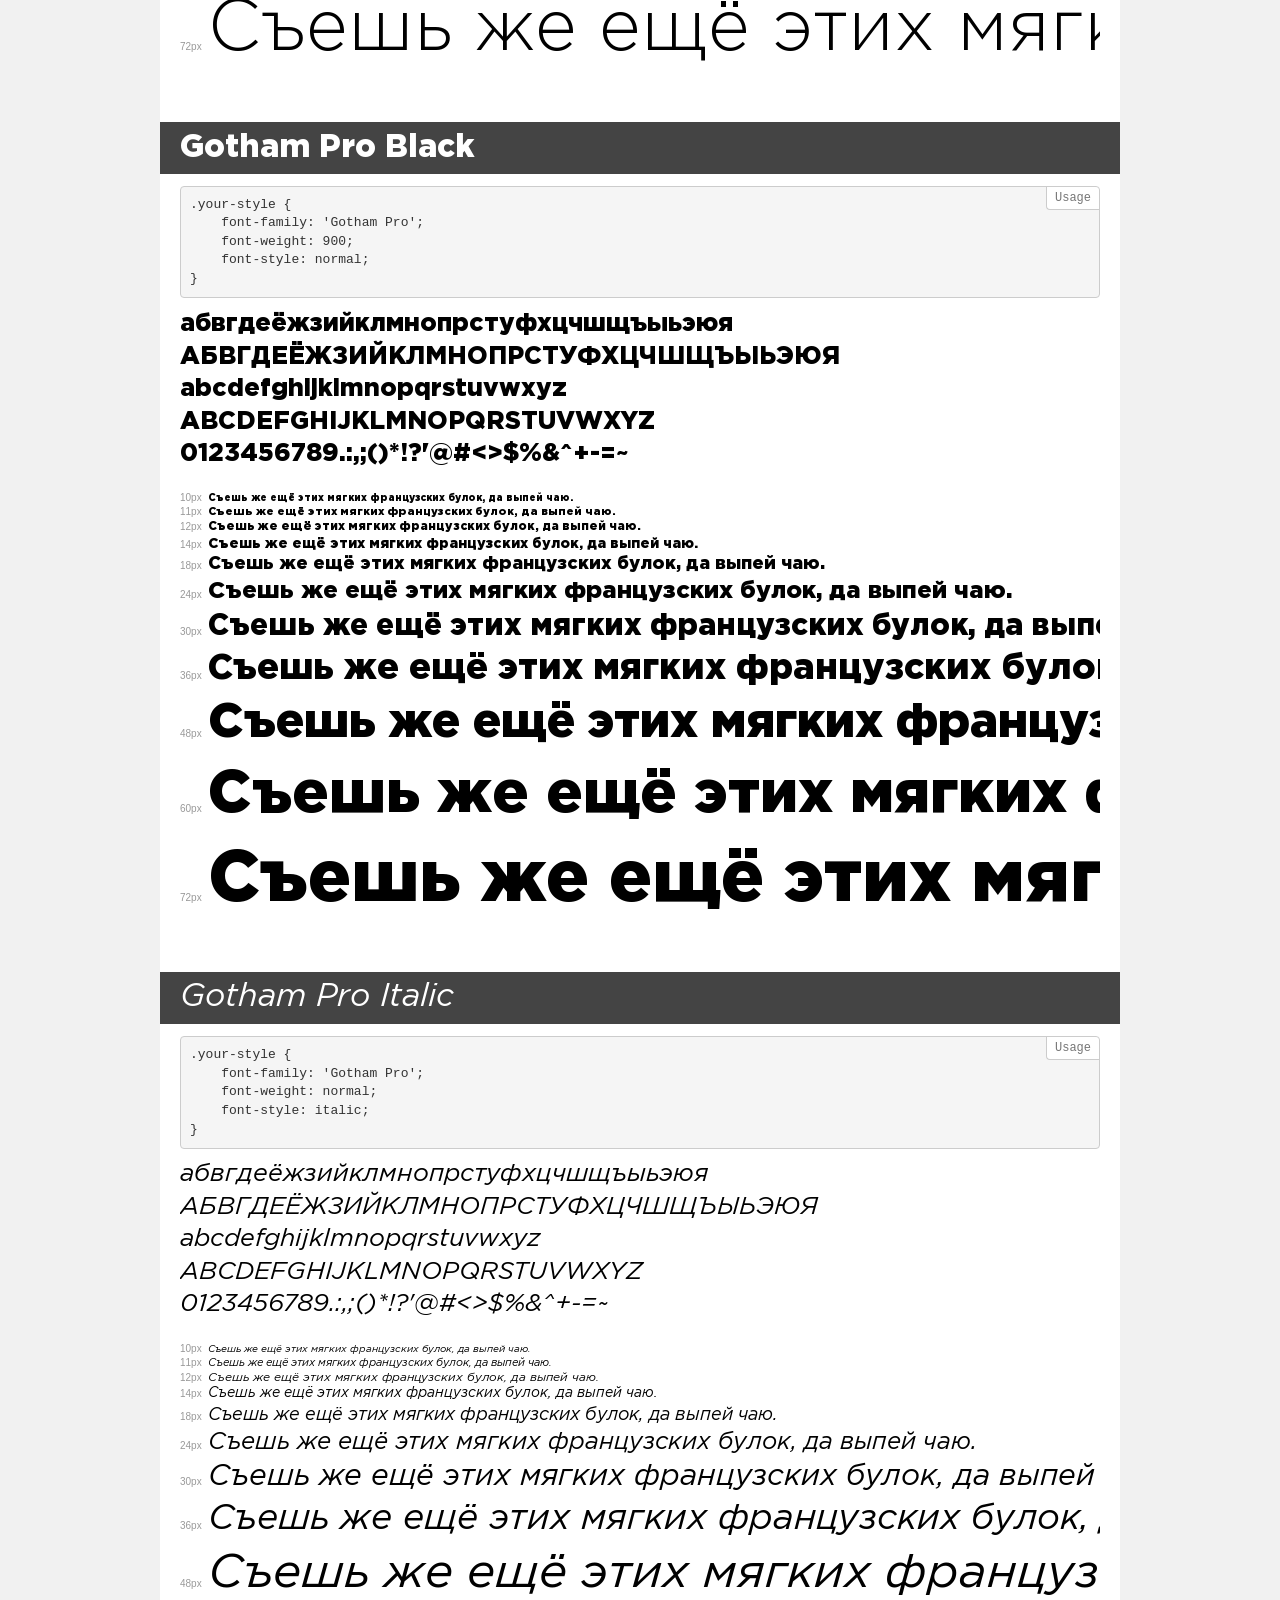
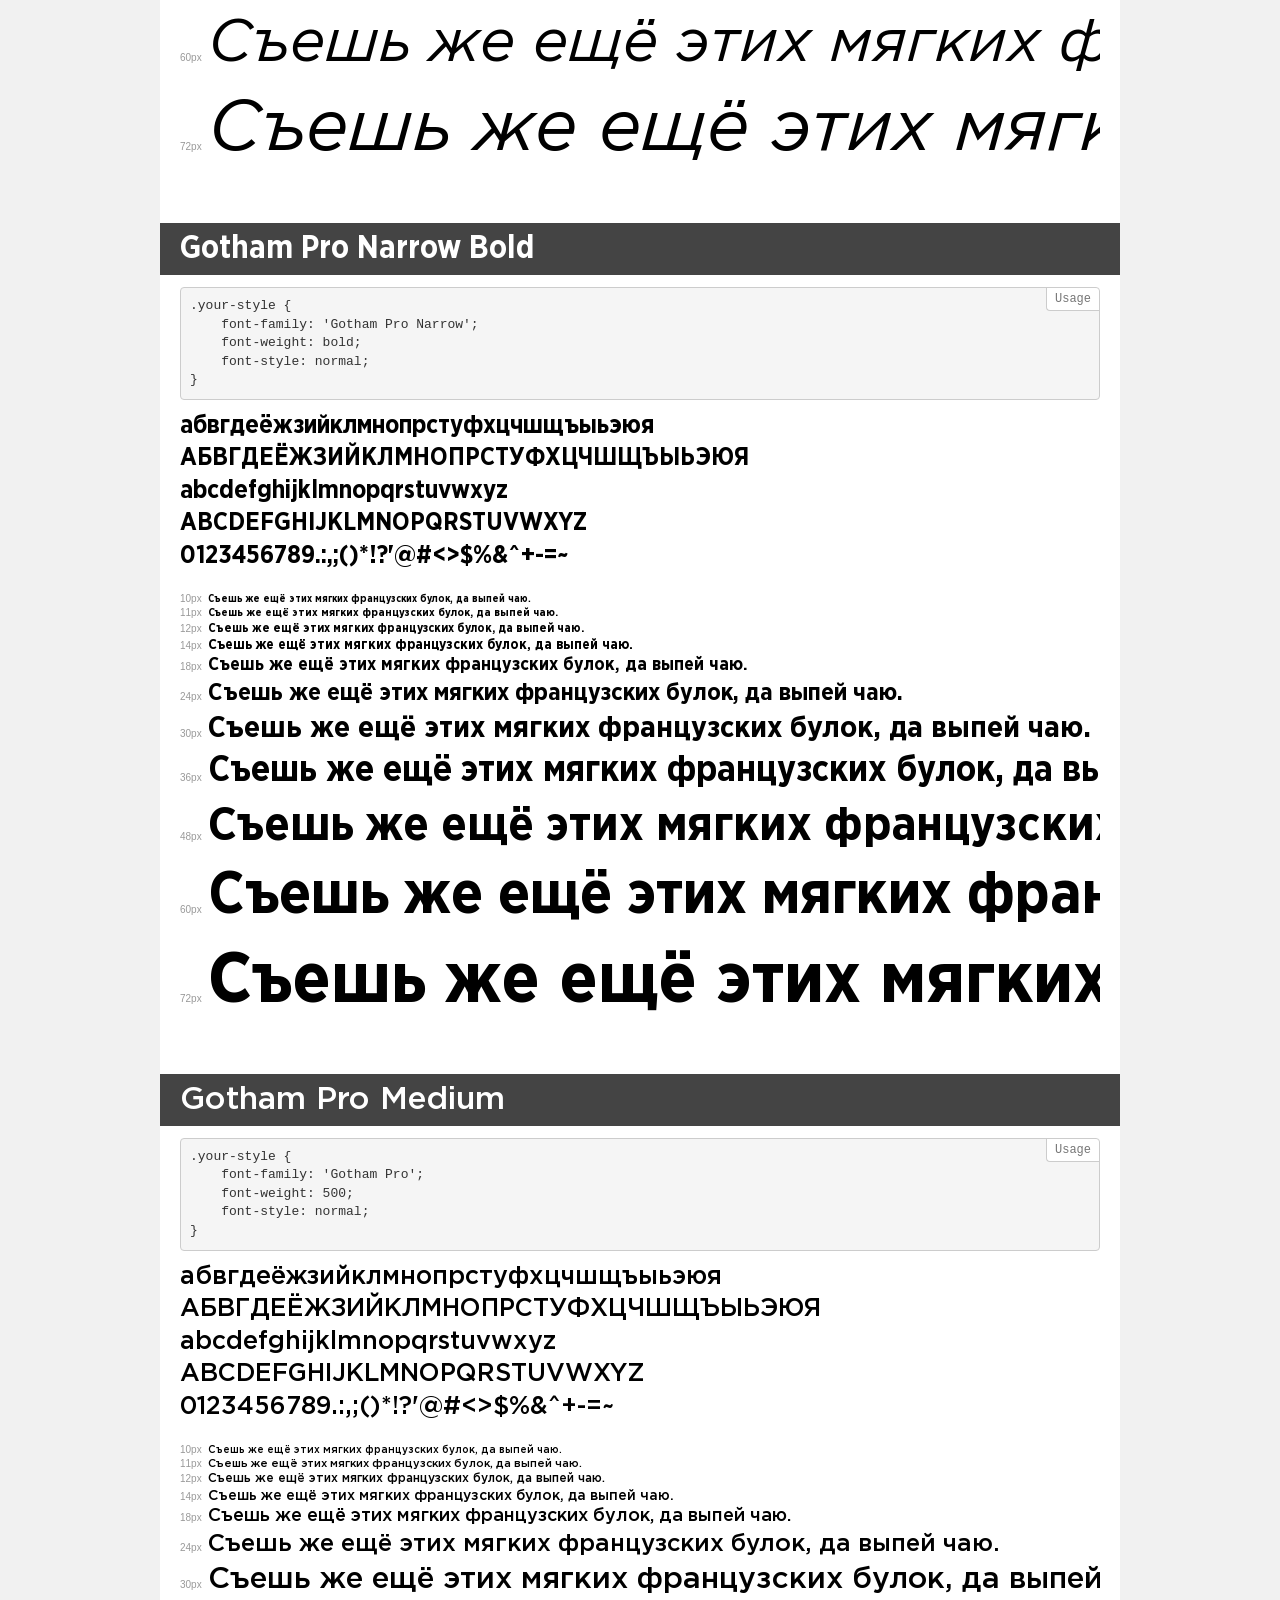
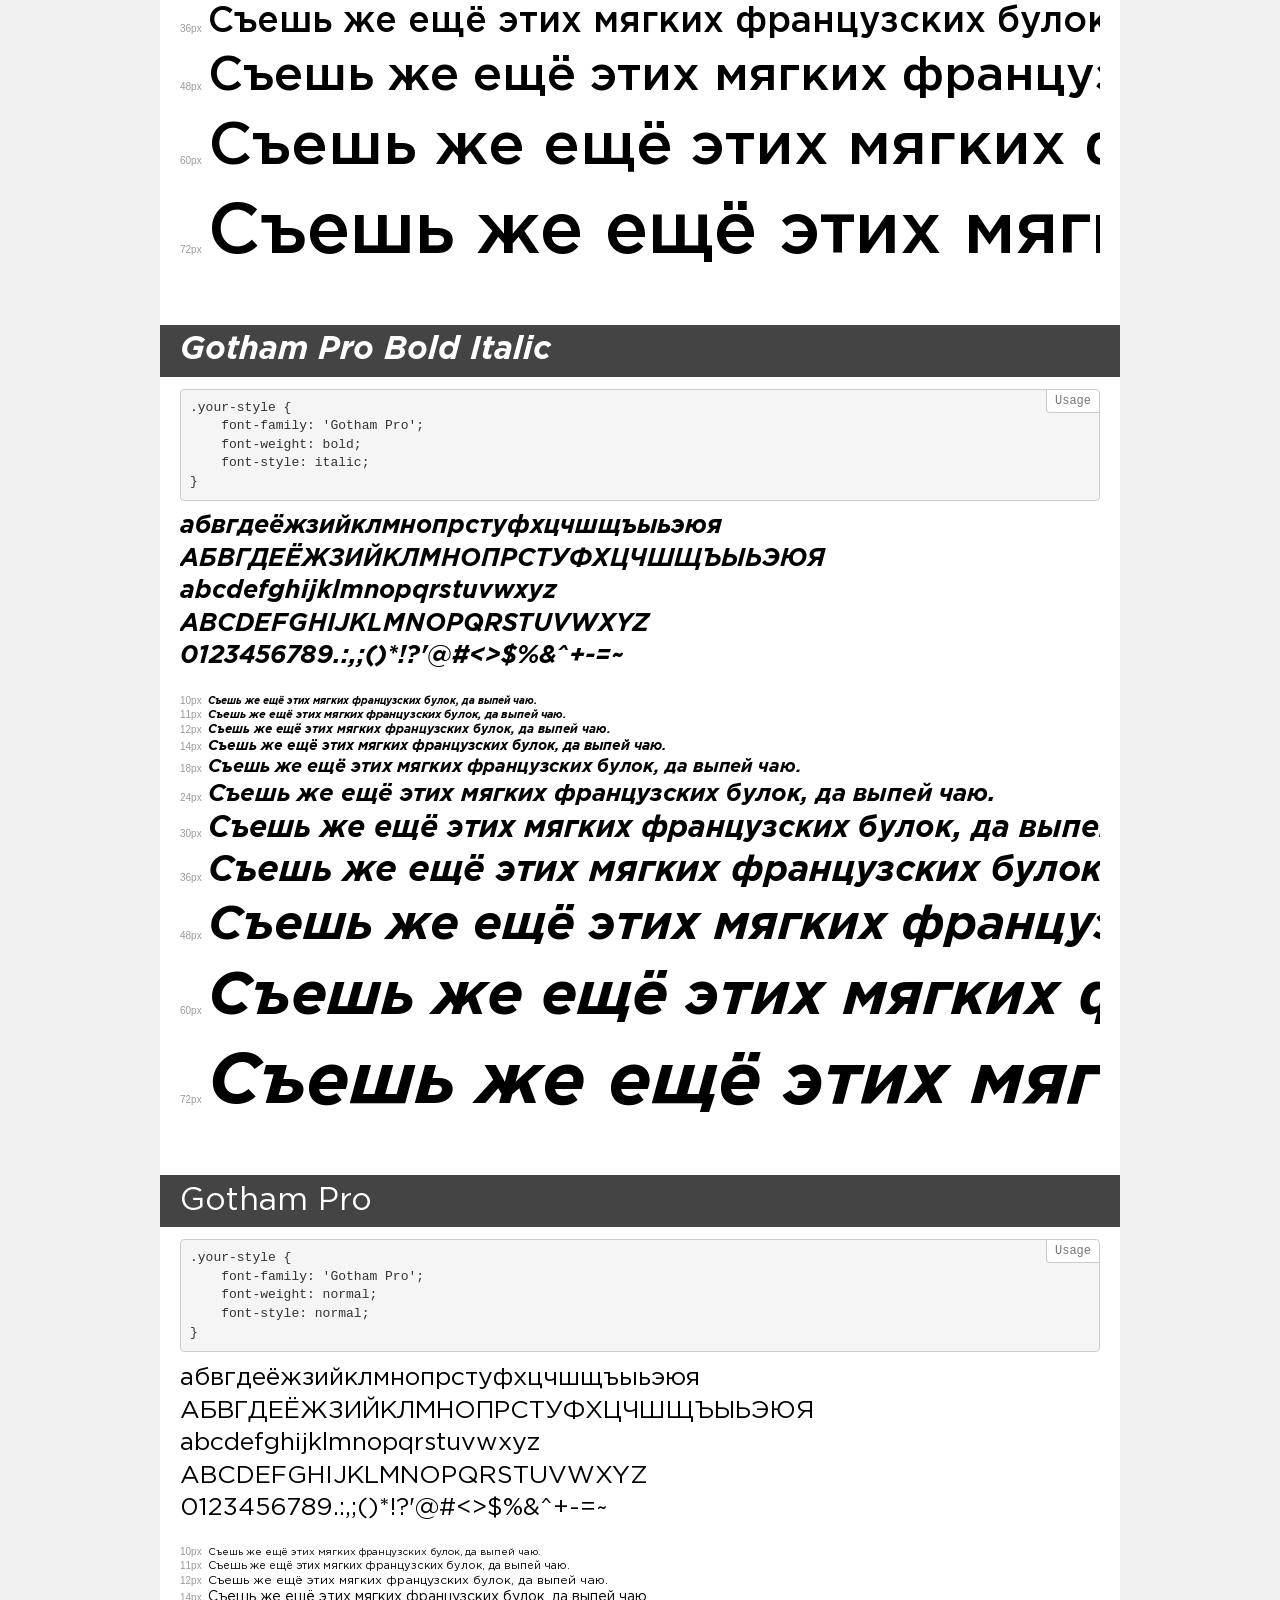
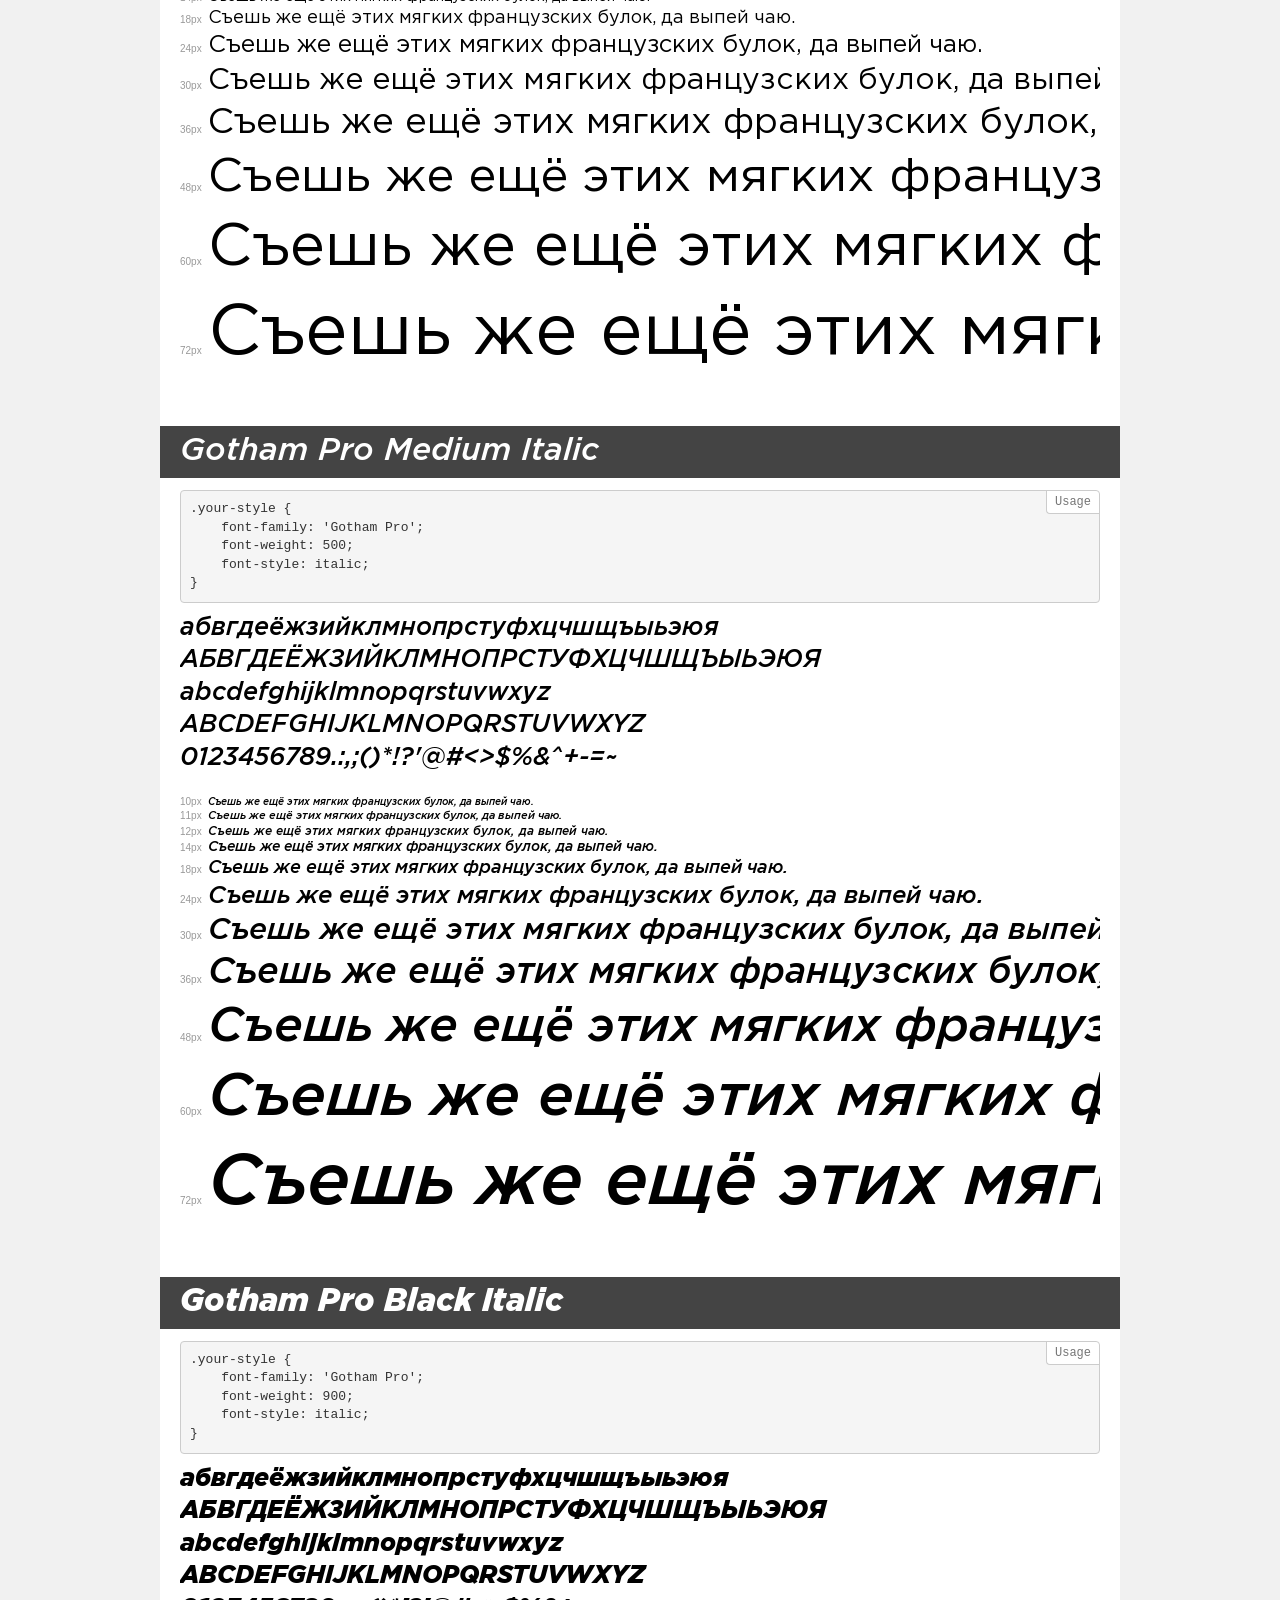
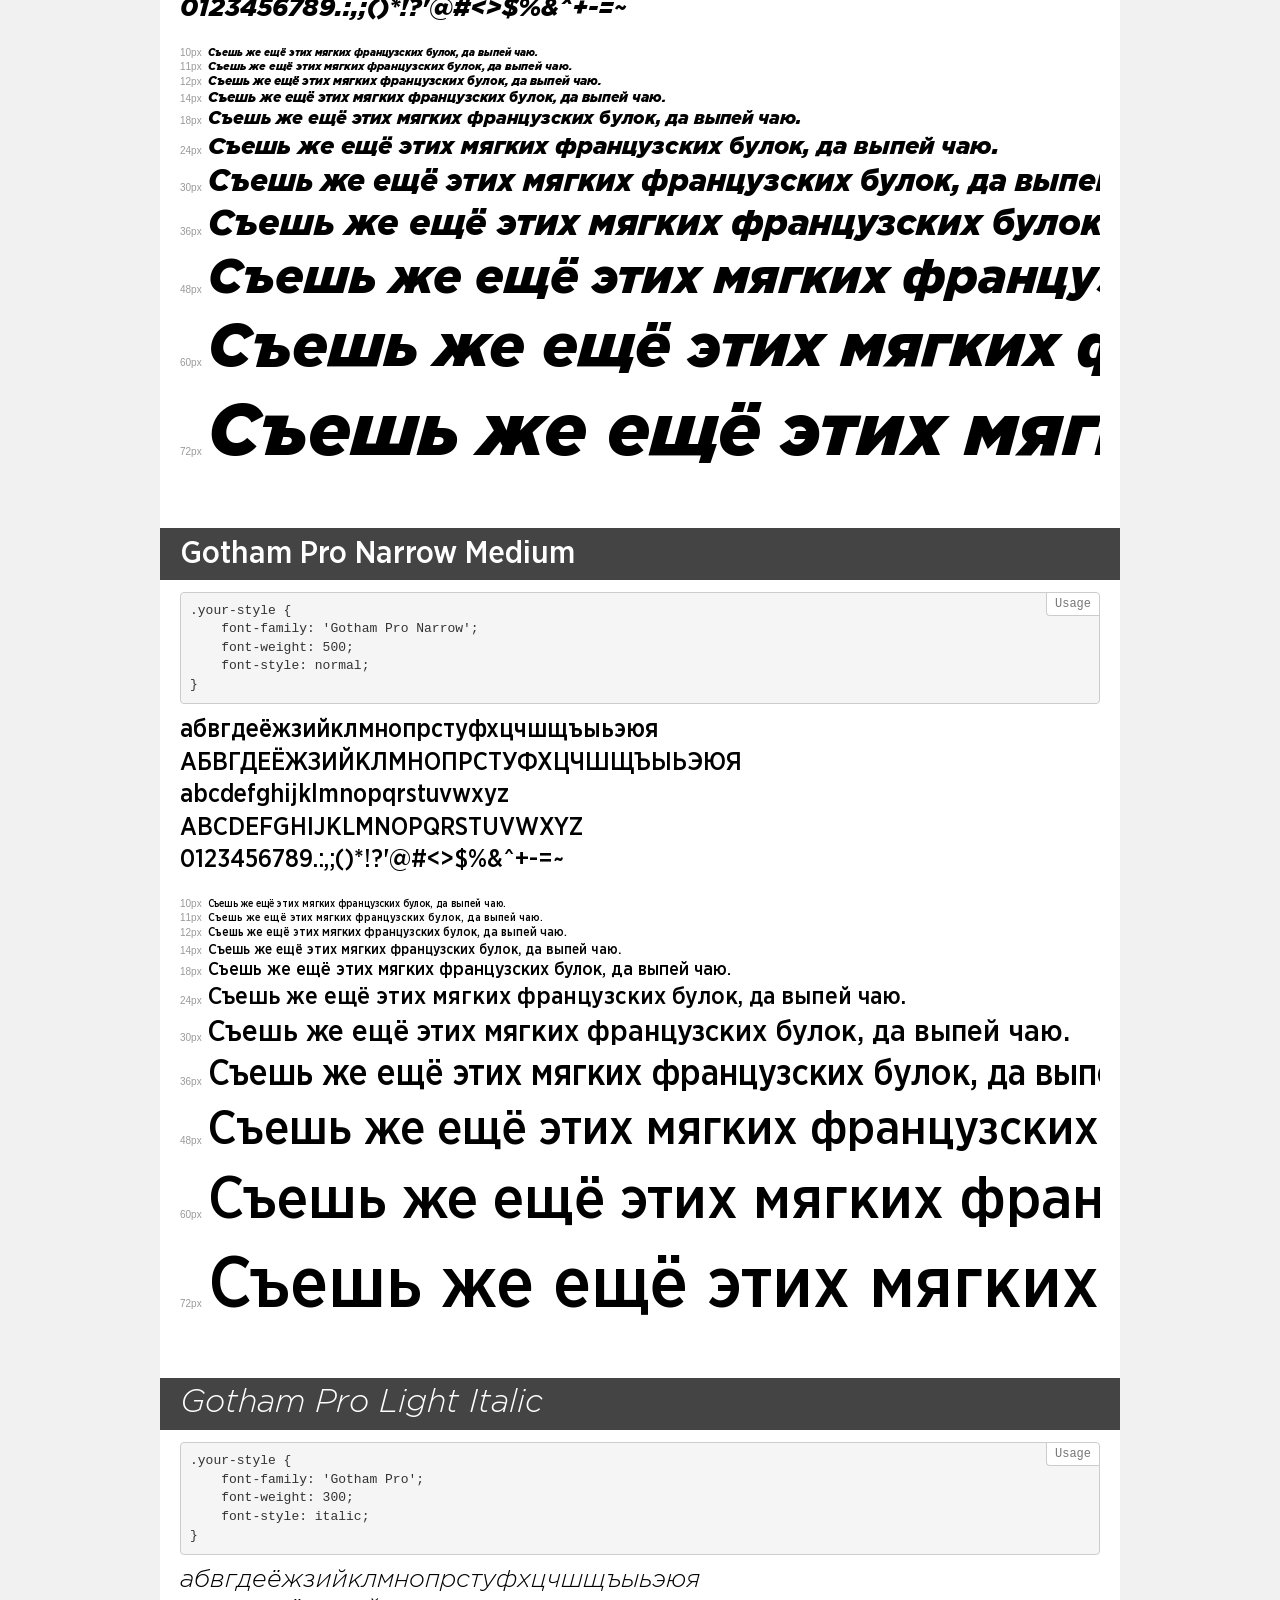
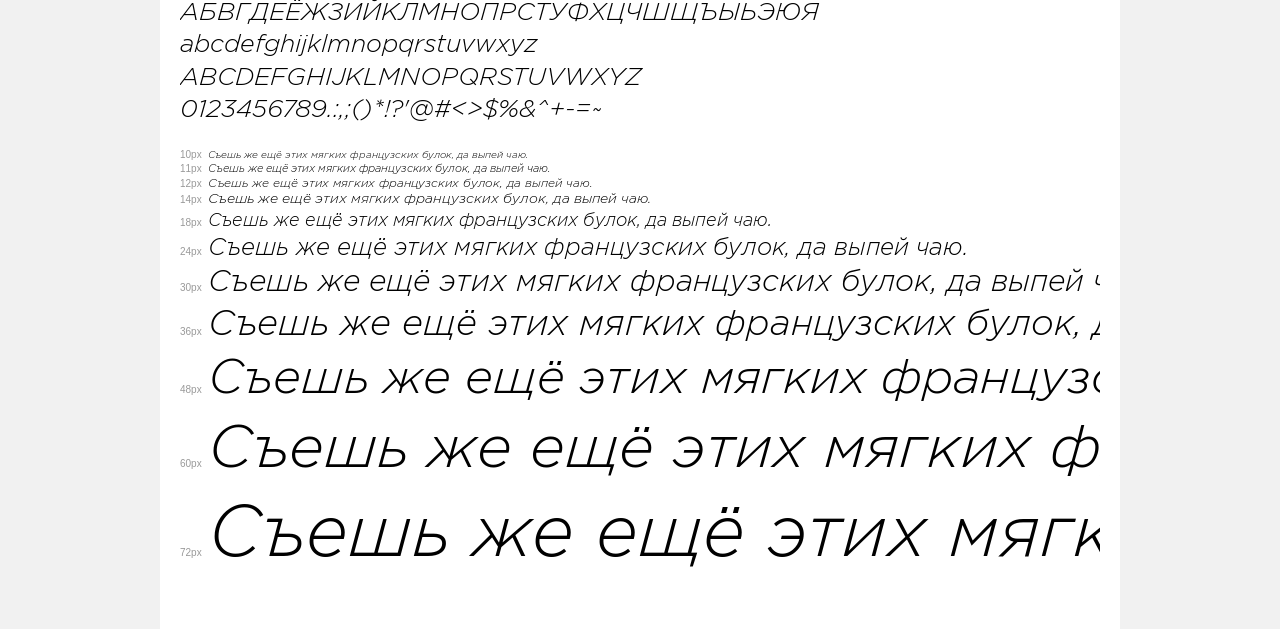
<file: assets/fonts/Gotham Pro/demo.html>
<!DOCTYPE html>
<html>
<head>
    <meta charset="utf-8">
    <meta http-equiv="X-UA-Compatible" content="IE=edge">
    <meta name="viewport" content="width=device-width, initial-scale=1">
    <meta name="robots" content="noindex, noarchive">
    <meta name="format-detection" content="telephone=no">
    <title>Transfonter demo</title>
    <link href="stylesheet.css" rel="stylesheet">
    <style>
        /*
        http://meyerweb.com/eric/tools/css/reset/
        v2.0 | 20110126
        License: none (public domain)
        */
        html, body, div, span, applet, object, iframe,
        h1, h2, h3, h4, h5, h6, p, blockquote, pre,
        a, abbr, acronym, address, big, cite, code,
        del, dfn, em, img, ins, kbd, q, s, samp,
        small, strike, strong, sub, sup, tt, var,
        b, u, i, center,
        dl, dt, dd, ol, ul, li,
        fieldset, form, label, legend,
        table, caption, tbody, tfoot, thead, tr, th, td,
        article, aside, canvas, details, embed,
        figure, figcaption, footer, header, hgroup,
        menu, nav, output, ruby, section, summary,
        time, mark, audio, video {
            margin: 0;
            padding: 0;
            border: 0;
            font-size: 100%;
            font: inherit;
            vertical-align: baseline;
        }
        /* HTML5 display-role reset for older browsers */
        article, aside, details, figcaption, figure,
        footer, header, hgroup, menu, nav, section {
            display: block;
        }
        body {
            line-height: 1;
        }
        ol, ul {
            list-style: none;
        }
        blockquote, q {
            quotes: none;
        }
        blockquote:before, blockquote:after,
        q:before, q:after {
            content: '';
            content: none;
        }
        table {
            border-collapse: collapse;
            border-spacing: 0;
        }
        /* common styles */
        body {
            background: #f1f1f1;
            color: #000;
        }
        .page {
            background: #fff;
            width: 920px;
            margin: 0 auto;
            padding: 20px 20px 0 20px;
            overflow: hidden;
        }
        .font-container {
            overflow-x: auto;
            overflow-y: hidden;
            margin-bottom: 40px;
            line-height: 1.3;
            white-space: nowrap;
            padding-bottom: 5px;
        }
        h1 {
            position: relative;
            background: #444;
            font-size: 32px;
            color: #fff;
            padding: 10px 20px;
            margin: 0 -20px 12px -20px;
        }
        .letters {
            font-size: 25px;
            margin-bottom: 20px;
        }
        .s10:before {
            content: '10px';
        }
        .s11:before {
            content: '11px';
        }
        .s12:before {
            content: '12px';
        }
        .s14:before {
            content: '14px';
        }
        .s18:before {
            content: '18px';
        }
        .s24:before {
            content: '24px';
        }
        .s30:before {
            content: '30px';
        }
        .s36:before {
            content: '36px';
        }
        .s48:before {
            content: '48px';
        }
        .s60:before {
            content: '60px';
        }
        .s72:before {
            content: '72px';
        }
        .s10:before, .s11:before, .s12:before, .s14:before,
        .s18:before, .s24:before, .s30:before, .s36:before,
        .s48:before, .s60:before, .s72:before {
            font-family: Arial, sans-serif;
            font-size: 10px;
            font-weight: normal;
            font-style: normal;
            color: #999;
            padding-right: 6px;
        }
        pre {
            display: block;
            position: relative;
            padding: 9px;
            margin: 0 0 10px;
            font-family: Monaco, Menlo, Consolas, "Courier New", monospace !important;
            font-size: 13px;
            line-height: 1.428571429;
            color: #333;
            font-weight: normal !important;
            font-style: normal !important;
            background-color: #f5f5f5;
            border: 1px solid #ccc;
            overflow-x: auto;
            border-radius: 4px;
        }
        pre:after {
            display: block;
            position: absolute;
            right: 0;
            top: 0;
            content: 'Usage';
            line-height: 1;
            padding: 5px 8px;
            font-size: 12px;
            color: #767676;
            background-color: #fff;
            border: 1px solid #ccc;
            border-right: none;
            border-top: none;
            border-radius: 0 4px 0 4px;
            z-index: 10;
        }
        /* responsive */
        @media (max-width: 959px) {
            .page {
                width: auto;
                margin: 0;
            }
        }
    </style>
</head>
<body>
<div class="page">
    <div class="demo" style="font-family: 'Gotham Pro'; font-weight: bold; font-style: normal;">
        <h1>Gotham Pro Bold</h1>
        <pre>.your-style {
    font-family: 'Gotham Pro';
    font-weight: bold;
    font-style: normal;
}</pre>
        <div class="font-container">
            <p class="letters">
                абвгдеёжзийклмнопрстуфхцчшщъыьэюя<br>
АБВГДЕЁЖЗИЙКЛМНОПРСТУФХЦЧШЩЪЫЬЭЮЯ<br>
abcdefghijklmnopqrstuvwxyz<br>
ABCDEFGHIJKLMNOPQRSTUVWXYZ<br>
                0123456789.:,;()*!?'@#<>$%&^+-=~
            </p>
            <p class="s10" style="font-size: 10px;">Съешь же ещё этих мягких французских булок, да выпей чаю.</p>
            <p class="s11" style="font-size: 11px;">Съешь же ещё этих мягких французских булок, да выпей чаю.</p>
            <p class="s12" style="font-size: 12px;">Съешь же ещё этих мягких французских булок, да выпей чаю.</p>
            <p class="s14" style="font-size: 14px;">Съешь же ещё этих мягких французских булок, да выпей чаю.</p>
            <p class="s18" style="font-size: 18px;">Съешь же ещё этих мягких французских булок, да выпей чаю.</p>
            <p class="s24" style="font-size: 24px;">Съешь же ещё этих мягких французских булок, да выпей чаю.</p>
            <p class="s30" style="font-size: 30px;">Съешь же ещё этих мягких французских булок, да выпей чаю.</p>
            <p class="s36" style="font-size: 36px;">Съешь же ещё этих мягких французских булок, да выпей чаю.</p>
            <p class="s48" style="font-size: 48px;">Съешь же ещё этих мягких французских булок, да выпей чаю.</p>
            <p class="s60" style="font-size: 60px;">Съешь же ещё этих мягких французских булок, да выпей чаю.</p>
            <p class="s72" style="font-size: 72px;">Съешь же ещё этих мягких французских булок, да выпей чаю.</p>
        </div>
    </div>
    <div class="demo" style="font-family: 'Gotham Pro'; font-weight: 300; font-style: normal;">
        <h1>Gotham Pro Light</h1>
        <pre>.your-style {
    font-family: 'Gotham Pro';
    font-weight: 300;
    font-style: normal;
}</pre>
        <div class="font-container">
            <p class="letters">
                абвгдеёжзийклмнопрстуфхцчшщъыьэюя<br>
АБВГДЕЁЖЗИЙКЛМНОПРСТУФХЦЧШЩЪЫЬЭЮЯ<br>
abcdefghijklmnopqrstuvwxyz<br>
ABCDEFGHIJKLMNOPQRSTUVWXYZ<br>
                0123456789.:,;()*!?'@#<>$%&^+-=~
            </p>
            <p class="s10" style="font-size: 10px;">Съешь же ещё этих мягких французских булок, да выпей чаю.</p>
            <p class="s11" style="font-size: 11px;">Съешь же ещё этих мягких французских булок, да выпей чаю.</p>
            <p class="s12" style="font-size: 12px;">Съешь же ещё этих мягких французских булок, да выпей чаю.</p>
            <p class="s14" style="font-size: 14px;">Съешь же ещё этих мягких французских булок, да выпей чаю.</p>
            <p class="s18" style="font-size: 18px;">Съешь же ещё этих мягких французских булок, да выпей чаю.</p>
            <p class="s24" style="font-size: 24px;">Съешь же ещё этих мягких французских булок, да выпей чаю.</p>
            <p class="s30" style="font-size: 30px;">Съешь же ещё этих мягких французских булок, да выпей чаю.</p>
            <p class="s36" style="font-size: 36px;">Съешь же ещё этих мягких французских булок, да выпей чаю.</p>
            <p class="s48" style="font-size: 48px;">Съешь же ещё этих мягких французских булок, да выпей чаю.</p>
            <p class="s60" style="font-size: 60px;">Съешь же ещё этих мягких французских булок, да выпей чаю.</p>
            <p class="s72" style="font-size: 72px;">Съешь же ещё этих мягких французских булок, да выпей чаю.</p>
        </div>
    </div>
    <div class="demo" style="font-family: 'Gotham Pro'; font-weight: 900; font-style: normal;">
        <h1>Gotham Pro Black</h1>
        <pre>.your-style {
    font-family: 'Gotham Pro';
    font-weight: 900;
    font-style: normal;
}</pre>
        <div class="font-container">
            <p class="letters">
                абвгдеёжзийклмнопрстуфхцчшщъыьэюя<br>
АБВГДЕЁЖЗИЙКЛМНОПРСТУФХЦЧШЩЪЫЬЭЮЯ<br>
abcdefghijklmnopqrstuvwxyz<br>
ABCDEFGHIJKLMNOPQRSTUVWXYZ<br>
                0123456789.:,;()*!?'@#<>$%&^+-=~
            </p>
            <p class="s10" style="font-size: 10px;">Съешь же ещё этих мягких французских булок, да выпей чаю.</p>
            <p class="s11" style="font-size: 11px;">Съешь же ещё этих мягких французских булок, да выпей чаю.</p>
            <p class="s12" style="font-size: 12px;">Съешь же ещё этих мягких французских булок, да выпей чаю.</p>
            <p class="s14" style="font-size: 14px;">Съешь же ещё этих мягких французских булок, да выпей чаю.</p>
            <p class="s18" style="font-size: 18px;">Съешь же ещё этих мягких французских булок, да выпей чаю.</p>
            <p class="s24" style="font-size: 24px;">Съешь же ещё этих мягких французских булок, да выпей чаю.</p>
            <p class="s30" style="font-size: 30px;">Съешь же ещё этих мягких французских булок, да выпей чаю.</p>
            <p class="s36" style="font-size: 36px;">Съешь же ещё этих мягких французских булок, да выпей чаю.</p>
            <p class="s48" style="font-size: 48px;">Съешь же ещё этих мягких французских булок, да выпей чаю.</p>
            <p class="s60" style="font-size: 60px;">Съешь же ещё этих мягких французских булок, да выпей чаю.</p>
            <p class="s72" style="font-size: 72px;">Съешь же ещё этих мягких французских булок, да выпей чаю.</p>
        </div>
    </div>
    <div class="demo" style="font-family: 'Gotham Pro'; font-weight: normal; font-style: italic;">
        <h1>Gotham Pro Italic</h1>
        <pre>.your-style {
    font-family: 'Gotham Pro';
    font-weight: normal;
    font-style: italic;
}</pre>
        <div class="font-container">
            <p class="letters">
                абвгдеёжзийклмнопрстуфхцчшщъыьэюя<br>
АБВГДЕЁЖЗИЙКЛМНОПРСТУФХЦЧШЩЪЫЬЭЮЯ<br>
abcdefghijklmnopqrstuvwxyz<br>
ABCDEFGHIJKLMNOPQRSTUVWXYZ<br>
                0123456789.:,;()*!?'@#<>$%&^+-=~
            </p>
            <p class="s10" style="font-size: 10px;">Съешь же ещё этих мягких французских булок, да выпей чаю.</p>
            <p class="s11" style="font-size: 11px;">Съешь же ещё этих мягких французских булок, да выпей чаю.</p>
            <p class="s12" style="font-size: 12px;">Съешь же ещё этих мягких французских булок, да выпей чаю.</p>
            <p class="s14" style="font-size: 14px;">Съешь же ещё этих мягких французских булок, да выпей чаю.</p>
            <p class="s18" style="font-size: 18px;">Съешь же ещё этих мягких французских булок, да выпей чаю.</p>
            <p class="s24" style="font-size: 24px;">Съешь же ещё этих мягких французских булок, да выпей чаю.</p>
            <p class="s30" style="font-size: 30px;">Съешь же ещё этих мягких французских булок, да выпей чаю.</p>
            <p class="s36" style="font-size: 36px;">Съешь же ещё этих мягких французских булок, да выпей чаю.</p>
            <p class="s48" style="font-size: 48px;">Съешь же ещё этих мягких французских булок, да выпей чаю.</p>
            <p class="s60" style="font-size: 60px;">Съешь же ещё этих мягких французских булок, да выпей чаю.</p>
            <p class="s72" style="font-size: 72px;">Съешь же ещё этих мягких французских булок, да выпей чаю.</p>
        </div>
    </div>
    <div class="demo" style="font-family: 'Gotham Pro Narrow'; font-weight: bold; font-style: normal;">
        <h1>Gotham Pro Narrow Bold</h1>
        <pre>.your-style {
    font-family: 'Gotham Pro Narrow';
    font-weight: bold;
    font-style: normal;
}</pre>
        <div class="font-container">
            <p class="letters">
                абвгдеёжзийклмнопрстуфхцчшщъыьэюя<br>
АБВГДЕЁЖЗИЙКЛМНОПРСТУФХЦЧШЩЪЫЬЭЮЯ<br>
abcdefghijklmnopqrstuvwxyz<br>
ABCDEFGHIJKLMNOPQRSTUVWXYZ<br>
                0123456789.:,;()*!?'@#<>$%&^+-=~
            </p>
            <p class="s10" style="font-size: 10px;">Съешь же ещё этих мягких французских булок, да выпей чаю.</p>
            <p class="s11" style="font-size: 11px;">Съешь же ещё этих мягких французских булок, да выпей чаю.</p>
            <p class="s12" style="font-size: 12px;">Съешь же ещё этих мягких французских булок, да выпей чаю.</p>
            <p class="s14" style="font-size: 14px;">Съешь же ещё этих мягких французских булок, да выпей чаю.</p>
            <p class="s18" style="font-size: 18px;">Съешь же ещё этих мягких французских булок, да выпей чаю.</p>
            <p class="s24" style="font-size: 24px;">Съешь же ещё этих мягких французских булок, да выпей чаю.</p>
            <p class="s30" style="font-size: 30px;">Съешь же ещё этих мягких французских булок, да выпей чаю.</p>
            <p class="s36" style="font-size: 36px;">Съешь же ещё этих мягких французских булок, да выпей чаю.</p>
            <p class="s48" style="font-size: 48px;">Съешь же ещё этих мягких французских булок, да выпей чаю.</p>
            <p class="s60" style="font-size: 60px;">Съешь же ещё этих мягких французских булок, да выпей чаю.</p>
            <p class="s72" style="font-size: 72px;">Съешь же ещё этих мягких французских булок, да выпей чаю.</p>
        </div>
    </div>
    <div class="demo" style="font-family: 'Gotham Pro'; font-weight: 500; font-style: normal;">
        <h1>Gotham Pro Medium</h1>
        <pre>.your-style {
    font-family: 'Gotham Pro';
    font-weight: 500;
    font-style: normal;
}</pre>
        <div class="font-container">
            <p class="letters">
                абвгдеёжзийклмнопрстуфхцчшщъыьэюя<br>
АБВГДЕЁЖЗИЙКЛМНОПРСТУФХЦЧШЩЪЫЬЭЮЯ<br>
abcdefghijklmnopqrstuvwxyz<br>
ABCDEFGHIJKLMNOPQRSTUVWXYZ<br>
                0123456789.:,;()*!?'@#<>$%&^+-=~
            </p>
            <p class="s10" style="font-size: 10px;">Съешь же ещё этих мягких французских булок, да выпей чаю.</p>
            <p class="s11" style="font-size: 11px;">Съешь же ещё этих мягких французских булок, да выпей чаю.</p>
            <p class="s12" style="font-size: 12px;">Съешь же ещё этих мягких французских булок, да выпей чаю.</p>
            <p class="s14" style="font-size: 14px;">Съешь же ещё этих мягких французских булок, да выпей чаю.</p>
            <p class="s18" style="font-size: 18px;">Съешь же ещё этих мягких французских булок, да выпей чаю.</p>
            <p class="s24" style="font-size: 24px;">Съешь же ещё этих мягких французских булок, да выпей чаю.</p>
            <p class="s30" style="font-size: 30px;">Съешь же ещё этих мягких французских булок, да выпей чаю.</p>
            <p class="s36" style="font-size: 36px;">Съешь же ещё этих мягких французских булок, да выпей чаю.</p>
            <p class="s48" style="font-size: 48px;">Съешь же ещё этих мягких французских булок, да выпей чаю.</p>
            <p class="s60" style="font-size: 60px;">Съешь же ещё этих мягких французских булок, да выпей чаю.</p>
            <p class="s72" style="font-size: 72px;">Съешь же ещё этих мягких французских булок, да выпей чаю.</p>
        </div>
    </div>
    <div class="demo" style="font-family: 'Gotham Pro'; font-weight: bold; font-style: italic;">
        <h1>Gotham Pro Bold Italic</h1>
        <pre>.your-style {
    font-family: 'Gotham Pro';
    font-weight: bold;
    font-style: italic;
}</pre>
        <div class="font-container">
            <p class="letters">
                абвгдеёжзийклмнопрстуфхцчшщъыьэюя<br>
АБВГДЕЁЖЗИЙКЛМНОПРСТУФХЦЧШЩЪЫЬЭЮЯ<br>
abcdefghijklmnopqrstuvwxyz<br>
ABCDEFGHIJKLMNOPQRSTUVWXYZ<br>
                0123456789.:,;()*!?'@#<>$%&^+-=~
            </p>
            <p class="s10" style="font-size: 10px;">Съешь же ещё этих мягких французских булок, да выпей чаю.</p>
            <p class="s11" style="font-size: 11px;">Съешь же ещё этих мягких французских булок, да выпей чаю.</p>
            <p class="s12" style="font-size: 12px;">Съешь же ещё этих мягких французских булок, да выпей чаю.</p>
            <p class="s14" style="font-size: 14px;">Съешь же ещё этих мягких французских булок, да выпей чаю.</p>
            <p class="s18" style="font-size: 18px;">Съешь же ещё этих мягких французских булок, да выпей чаю.</p>
            <p class="s24" style="font-size: 24px;">Съешь же ещё этих мягких французских булок, да выпей чаю.</p>
            <p class="s30" style="font-size: 30px;">Съешь же ещё этих мягких французских булок, да выпей чаю.</p>
            <p class="s36" style="font-size: 36px;">Съешь же ещё этих мягких французских булок, да выпей чаю.</p>
            <p class="s48" style="font-size: 48px;">Съешь же ещё этих мягких французских булок, да выпей чаю.</p>
            <p class="s60" style="font-size: 60px;">Съешь же ещё этих мягких французских булок, да выпей чаю.</p>
            <p class="s72" style="font-size: 72px;">Съешь же ещё этих мягких французских булок, да выпей чаю.</p>
        </div>
    </div>
    <div class="demo" style="font-family: 'Gotham Pro'; font-weight: normal; font-style: normal;">
        <h1>Gotham Pro</h1>
        <pre>.your-style {
    font-family: 'Gotham Pro';
    font-weight: normal;
    font-style: normal;
}</pre>
        <div class="font-container">
            <p class="letters">
                абвгдеёжзийклмнопрстуфхцчшщъыьэюя<br>
АБВГДЕЁЖЗИЙКЛМНОПРСТУФХЦЧШЩЪЫЬЭЮЯ<br>
abcdefghijklmnopqrstuvwxyz<br>
ABCDEFGHIJKLMNOPQRSTUVWXYZ<br>
                0123456789.:,;()*!?'@#<>$%&^+-=~
            </p>
            <p class="s10" style="font-size: 10px;">Съешь же ещё этих мягких французских булок, да выпей чаю.</p>
            <p class="s11" style="font-size: 11px;">Съешь же ещё этих мягких французских булок, да выпей чаю.</p>
            <p class="s12" style="font-size: 12px;">Съешь же ещё этих мягких французских булок, да выпей чаю.</p>
            <p class="s14" style="font-size: 14px;">Съешь же ещё этих мягких французских булок, да выпей чаю.</p>
            <p class="s18" style="font-size: 18px;">Съешь же ещё этих мягких французских булок, да выпей чаю.</p>
            <p class="s24" style="font-size: 24px;">Съешь же ещё этих мягких французских булок, да выпей чаю.</p>
            <p class="s30" style="font-size: 30px;">Съешь же ещё этих мягких французских булок, да выпей чаю.</p>
            <p class="s36" style="font-size: 36px;">Съешь же ещё этих мягких французских булок, да выпей чаю.</p>
            <p class="s48" style="font-size: 48px;">Съешь же ещё этих мягких французских булок, да выпей чаю.</p>
            <p class="s60" style="font-size: 60px;">Съешь же ещё этих мягких французских булок, да выпей чаю.</p>
            <p class="s72" style="font-size: 72px;">Съешь же ещё этих мягких французских булок, да выпей чаю.</p>
        </div>
    </div>
    <div class="demo" style="font-family: 'Gotham Pro'; font-weight: 500; font-style: italic;">
        <h1>Gotham Pro Medium Italic</h1>
        <pre>.your-style {
    font-family: 'Gotham Pro';
    font-weight: 500;
    font-style: italic;
}</pre>
        <div class="font-container">
            <p class="letters">
                абвгдеёжзийклмнопрстуфхцчшщъыьэюя<br>
АБВГДЕЁЖЗИЙКЛМНОПРСТУФХЦЧШЩЪЫЬЭЮЯ<br>
abcdefghijklmnopqrstuvwxyz<br>
ABCDEFGHIJKLMNOPQRSTUVWXYZ<br>
                0123456789.:,;()*!?'@#<>$%&^+-=~
            </p>
            <p class="s10" style="font-size: 10px;">Съешь же ещё этих мягких французских булок, да выпей чаю.</p>
            <p class="s11" style="font-size: 11px;">Съешь же ещё этих мягких французских булок, да выпей чаю.</p>
            <p class="s12" style="font-size: 12px;">Съешь же ещё этих мягких французских булок, да выпей чаю.</p>
            <p class="s14" style="font-size: 14px;">Съешь же ещё этих мягких французских булок, да выпей чаю.</p>
            <p class="s18" style="font-size: 18px;">Съешь же ещё этих мягких французских булок, да выпей чаю.</p>
            <p class="s24" style="font-size: 24px;">Съешь же ещё этих мягких французских булок, да выпей чаю.</p>
            <p class="s30" style="font-size: 30px;">Съешь же ещё этих мягких французских булок, да выпей чаю.</p>
            <p class="s36" style="font-size: 36px;">Съешь же ещё этих мягких французских булок, да выпей чаю.</p>
            <p class="s48" style="font-size: 48px;">Съешь же ещё этих мягких французских булок, да выпей чаю.</p>
            <p class="s60" style="font-size: 60px;">Съешь же ещё этих мягких французских булок, да выпей чаю.</p>
            <p class="s72" style="font-size: 72px;">Съешь же ещё этих мягких французских булок, да выпей чаю.</p>
        </div>
    </div>
    <div class="demo" style="font-family: 'Gotham Pro'; font-weight: 900; font-style: italic;">
        <h1>Gotham Pro Black Italic</h1>
        <pre>.your-style {
    font-family: 'Gotham Pro';
    font-weight: 900;
    font-style: italic;
}</pre>
        <div class="font-container">
            <p class="letters">
                абвгдеёжзийклмнопрстуфхцчшщъыьэюя<br>
АБВГДЕЁЖЗИЙКЛМНОПРСТУФХЦЧШЩЪЫЬЭЮЯ<br>
abcdefghijklmnopqrstuvwxyz<br>
ABCDEFGHIJKLMNOPQRSTUVWXYZ<br>
                0123456789.:,;()*!?'@#<>$%&^+-=~
            </p>
            <p class="s10" style="font-size: 10px;">Съешь же ещё этих мягких французских булок, да выпей чаю.</p>
            <p class="s11" style="font-size: 11px;">Съешь же ещё этих мягких французских булок, да выпей чаю.</p>
            <p class="s12" style="font-size: 12px;">Съешь же ещё этих мягких французских булок, да выпей чаю.</p>
            <p class="s14" style="font-size: 14px;">Съешь же ещё этих мягких французских булок, да выпей чаю.</p>
            <p class="s18" style="font-size: 18px;">Съешь же ещё этих мягких французских булок, да выпей чаю.</p>
            <p class="s24" style="font-size: 24px;">Съешь же ещё этих мягких французских булок, да выпей чаю.</p>
            <p class="s30" style="font-size: 30px;">Съешь же ещё этих мягких французских булок, да выпей чаю.</p>
            <p class="s36" style="font-size: 36px;">Съешь же ещё этих мягких французских булок, да выпей чаю.</p>
            <p class="s48" style="font-size: 48px;">Съешь же ещё этих мягких французских булок, да выпей чаю.</p>
            <p class="s60" style="font-size: 60px;">Съешь же ещё этих мягких французских булок, да выпей чаю.</p>
            <p class="s72" style="font-size: 72px;">Съешь же ещё этих мягких французских булок, да выпей чаю.</p>
        </div>
    </div>
    <div class="demo" style="font-family: 'Gotham Pro Narrow'; font-weight: 500; font-style: normal;">
        <h1>Gotham Pro Narrow Medium</h1>
        <pre>.your-style {
    font-family: 'Gotham Pro Narrow';
    font-weight: 500;
    font-style: normal;
}</pre>
        <div class="font-container">
            <p class="letters">
                абвгдеёжзийклмнопрстуфхцчшщъыьэюя<br>
АБВГДЕЁЖЗИЙКЛМНОПРСТУФХЦЧШЩЪЫЬЭЮЯ<br>
abcdefghijklmnopqrstuvwxyz<br>
ABCDEFGHIJKLMNOPQRSTUVWXYZ<br>
                0123456789.:,;()*!?'@#<>$%&^+-=~
            </p>
            <p class="s10" style="font-size: 10px;">Съешь же ещё этих мягких французских булок, да выпей чаю.</p>
            <p class="s11" style="font-size: 11px;">Съешь же ещё этих мягких французских булок, да выпей чаю.</p>
            <p class="s12" style="font-size: 12px;">Съешь же ещё этих мягких французских булок, да выпей чаю.</p>
            <p class="s14" style="font-size: 14px;">Съешь же ещё этих мягких французских булок, да выпей чаю.</p>
            <p class="s18" style="font-size: 18px;">Съешь же ещё этих мягких французских булок, да выпей чаю.</p>
            <p class="s24" style="font-size: 24px;">Съешь же ещё этих мягких французских булок, да выпей чаю.</p>
            <p class="s30" style="font-size: 30px;">Съешь же ещё этих мягких французских булок, да выпей чаю.</p>
            <p class="s36" style="font-size: 36px;">Съешь же ещё этих мягких французских булок, да выпей чаю.</p>
            <p class="s48" style="font-size: 48px;">Съешь же ещё этих мягких французских булок, да выпей чаю.</p>
            <p class="s60" style="font-size: 60px;">Съешь же ещё этих мягких французских булок, да выпей чаю.</p>
            <p class="s72" style="font-size: 72px;">Съешь же ещё этих мягких французских булок, да выпей чаю.</p>
        </div>
    </div>
    <div class="demo" style="font-family: 'Gotham Pro'; font-weight: 300; font-style: italic;">
        <h1>Gotham Pro Light Italic</h1>
        <pre>.your-style {
    font-family: 'Gotham Pro';
    font-weight: 300;
    font-style: italic;
}</pre>
        <div class="font-container">
            <p class="letters">
                абвгдеёжзийклмнопрстуфхцчшщъыьэюя<br>
АБВГДЕЁЖЗИЙКЛМНОПРСТУФХЦЧШЩЪЫЬЭЮЯ<br>
abcdefghijklmnopqrstuvwxyz<br>
ABCDEFGHIJKLMNOPQRSTUVWXYZ<br>
                0123456789.:,;()*!?'@#<>$%&^+-=~
            </p>
            <p class="s10" style="font-size: 10px;">Съешь же ещё этих мягких французских булок, да выпей чаю.</p>
            <p class="s11" style="font-size: 11px;">Съешь же ещё этих мягких французских булок, да выпей чаю.</p>
            <p class="s12" style="font-size: 12px;">Съешь же ещё этих мягких французских булок, да выпей чаю.</p>
            <p class="s14" style="font-size: 14px;">Съешь же ещё этих мягких французских булок, да выпей чаю.</p>
            <p class="s18" style="font-size: 18px;">Съешь же ещё этих мягких французских булок, да выпей чаю.</p>
            <p class="s24" style="font-size: 24px;">Съешь же ещё этих мягких французских булок, да выпей чаю.</p>
            <p class="s30" style="font-size: 30px;">Съешь же ещё этих мягких французских булок, да выпей чаю.</p>
            <p class="s36" style="font-size: 36px;">Съешь же ещё этих мягких французских булок, да выпей чаю.</p>
            <p class="s48" style="font-size: 48px;">Съешь же ещё этих мягких французских булок, да выпей чаю.</p>
            <p class="s60" style="font-size: 60px;">Съешь же ещё этих мягких французских булок, да выпей чаю.</p>
            <p class="s72" style="font-size: 72px;">Съешь же ещё этих мягких французских булок, да выпей чаю.</p>
        </div>
    </div>
</div>
</body>
</html>
</file>
<file: css/style.css>
@font-face {
  font-family: "Gotham Pro";
  src: url("../assets/fonts/Gotham Pro/GothamPro-Light.woff") format("woff");
  font-weight: 300;
  font-display: swap;
}
@font-face {
  font-family: "Gotham Pro";
  src: url("../assets/fonts/Gotham Pro/GothamPro-Medium.woff") format("woff");
  font-weight: 500;
  font-display: swap;
}
@font-face {
  font-family: "Gotham Pro";
  src: url("../assets/fonts/Gotham Pro/GothamPro-Bold.woff") format("woff");
  font-weight: 700;
  font-display: swap;
}
@font-face {
  font-family: "Gotham Pro";
  src: url("../assets/fonts/Gotham Pro/GothamPro-Black.woff") format("woff");
  font-weight: 900;
  font-display: swap;
}

body {
  background-color: #0E0E12;
  color: #fff;
  font-family: "Gotham Pro";
  font-size: 18px;
  font-weight: 300;
}

.container {
    width: 100%;
    max-width: 1600px;
    padding: 0 20px;
    margin: 0 auto;
}

a {
    color: #fff;
}

.btn {
    width: fit-content;
    font-weight: 700;
    color: #000;
    padding: 25px 35px;
    border-radius: 20px;
    background: linear-gradient(90deg, #DC6B30 0%, #E4864F 42%, #FFBE82 73%, #E49031 100%) padding-box, linear-gradient(90deg, #DC6B30 0%, #E49031 100%) border-box;
}

.border-btn {
    width: fit-content;
    font-size: 22px;
    padding: 35px 50px;
    border-radius: 20px;
    border: 4px solid #CE6933;
}

.btn > a {
    color: #000;
}

.none {
    display: none;
}

.hidden {
    visibility: hidden;
    opacity: 0;
}

/* Header */
.header {
    padding: 30px 0;
}

.header__inner {
    display: flex;
    justify-content: space-between;
    align-items: center;
    gap: 16px;
}

.header-left {
    display: flex;
    align-items: center;
    gap: 40px;
}

.header-left__logo > img {
    width: 162px;
    height: 66px;
}

.header__list {
    display: flex;
    align-items: center;
    gap: 60px;
}

.header__item.accent {
    color: transparent;
    background: linear-gradient(90deg, #E7AA19 0%, #CB6D9C 100%) padding-box, linear-gradient(90deg, #E7AA19 0%, #CB6D9C 100%) border-box;
    -webkit-background-clip: text;
    background-clip: text;
}

/* Ad-offer */
.ad-offer {
    padding: 30px 0 60px;
}

.ad-offer__inner {
    display: flex;
    justify-content: space-between;
    align-items: center;
    gap: 16px;
}

.ad-offer__left {
    display: flex;
    align-items: center;
    gap: 10px;
}

.ad-offer__present {
    font-size: 50px;
    letter-spacing: -8%;
    transform: rotate(-17.5deg);
}

.ad-offer__wrapper {
    display: flex;
    flex-direction: column;
    gap: 10px;
}

.ad-offer__title {
    font-weight: 500;
}

.ad-offer__time {
    letter-spacing: -8%;
    font-size: 32px;
}

/* Hero */
.hero-section {
    padding-bottom: 60px;
}

.hero__inner {
    display: flex;
    flex-direction: column;
    width: 100%;
    max-width: 1000px;
}

.hero__title {
    font-size: 72px;
    font-weight: 700;
    line-height: 120%;
    margin-bottom: 10px;
}

.hero__texts {
    display: flex;
    flex-direction: column;
    margin-bottom: 36px;
}

.hero__text {
    display: flex;
    align-items: center;
    gap: 20px;
    font-size: 30px;
    line-height: 160%;
}
.hero__text::before {
    content: "";
    display: block;
    width: 9px;
    height: 9px;
    border-radius: 100%;
    background-color: #fff;
}

.hero__btns {
    display: grid;
    grid-template-columns: repeat(2, 1fr);
    align-items: center;
    gap: 20px;
    margin-bottom: 50px;
}

.hero__btn {
    width: 100%;
    padding: 35px;
    font-size: 22px;
}

.hero-bottom {
    display: flex;
    align-items: center;
    gap: 12px;
}

.hero-bottom__list {
    display: flex;
    align-items: center;
}

.hero-bottom__item > img {
    width: 70px;
    min-width: 70px;
    max-width: 70px;
    height: 70px;
    min-height: 70px;
    max-height: 70px;
}

.hero-bottom__item:nth-child(2), .hero-bottom__item:nth-child(3) {
    margin-left: -28px;
}

.hero-bottom__text {
    font-weight: 500;
    line-height: 130%;
}

/* Profitability */
.profitability-section {
    padding-top: 60px;
}

.profitability__title {
    width: 100%;
    max-width: 850px;
    font-size: 70px;
    font-weight: 700;
    line-height: 120%;
    text-align: center;
    margin: 0 auto;
}

.profitability__text {
    width: 100%;
    max-width: 650px;
    font-size: 25px;
    line-height: 160%;
    text-align: center;
    margin: 0 auto 40px;
}

.profitability__list {
    display: grid;
    grid-template-columns: repeat(6, 1fr);
    justify-content: space-between;
    gap: 16px;
    margin-bottom: 100px;
}

.profitability__item {
    display: flex;
    flex-direction: column;
    align-items: center;
}

.profitability__item:nth-child(odd) {
    margin-top: 60px;
}

.profitability__item-img {
    width: 144px;
    height: 144px;
    border-radius: 24px;
    margin: 10px;
}

.profitability__item-result {
    color: #4BD879;
    font-size: 30px;
    line-height: 130%;
}

.profitability__item-income {
    padding: 6px 12px;
    background-color: #262626;
    border-radius: 18px;
    font-size: 20px;
    line-height: 130%;
}

.profitability__inscription {
    font-size: 25px;
    line-height: 160%;
    margin-bottom: 35px;
    text-align: center;
}

.profitability__btn {
    display: block;
    margin: 0 auto;
}

/* Tools */
.tools-section {
    padding-top: 160px;
}

.tools__title {
    font-size: 70px;
    font-weight: 700;
    line-height: 120%;
    text-align: center;
    margin-bottom: 100px;
}

.tools__img {
    width: 100%;
}

/* Instruction */
.instruction-section {
    padding-top: 140px;
}

.instruction__title {
    font-size: 70px;
    font-weight: 700;
    line-height: 120%;
    text-align: center;
    margin-bottom: 30px;
}

.instruction__text {
    font-size: 25px;
    line-height: 160%;
    width: 100%;
    max-width: 580px;
    text-align: center;
    margin: 0 auto 120px;
}

.instruction__list {
    display: grid;
    grid-template-columns: repeat(3, 1fr);
    justify-content: space-between;
    gap: 16px;
}

.instruction__item {
    position: relative;
    display: flex;
    flex-direction: column;
    flex-basis: 380px;
}

.instruction__item-step {
    font-size: 21px;
    line-height: 130%;
}

.instruction__item-title {
    font-size: 35px;
    font-weight: 500;
    line-height: 130%;
    margin: 20px 0 30px;
}

.instruction__item-text {
    width: 100%;
    max-width: 380px;
    font-size: 22px;
    line-height: 160%;
}

.instruction__item-number {
    position: absolute;
    top: 0px;
    right: 0px;
    font-size: 300px;
    font-weight: 700;
    line-height: 120%;
    opacity: 0.37;
    color: transparent;
    background: linear-gradient(90deg, #3D4F3B 100%, #3D4F3B 0%) padding-box, linear-gradient(90deg, #3D4F3B 100%, #3D4F3B 0%) border-box;
    -webkit-background-clip: text;
    background-clip: text;
}

/* Bonus */
.bonus-section {
    padding-top: 200px;
}

.bonus__inner {
    display: flex;
    flex-direction: column;
    align-items: center;
}

.bonus__suptitle {
    font-size: 200px;
    font-weight: 700;
    line-height: 120%;
    color: transparent;
    background: linear-gradient(180deg, #4B5951 0%, rgba(61, 82, 70, 0.01) 100%) padding-box, linear-gradient(180deg, #4B5951 0%, rgba(61, 82, 70, 0.01) 100%) border-box;
    -webkit-background-clip: text;
    background-clip: text;
    margin-bottom: -80px;
}

.bonus__title {
    width: 100%;
    max-width: 640px;
    font-size: 70px;
    font-weight: 700;
    text-align: center;
}

.bonus__text {
    width: 100%;
    max-width: 730px;
    font-size: 25px;
    line-height: 160%;
    text-align: center;
    margin: 30px 0 40px;
}

.bonus__btns {
    display: flex;
    align-items: center;
    gap: 20px;
}

.bonus__get-btn {
    font-size: 22px;
    line-height: 160%;
}

.bonus__open-btn {
    line-height: 160%;
}

.bonus__btn {
    width: 376px;
    height: 106px;
}

/* Advantages */
.advantages-section {
    padding-top: 240px;
}

.advantages__title {
    width: 100%;
    max-width: 980px;
    font-size: 70px;
    font-weight: 500;
    line-height: 100%;
    text-align: center;
    margin: 0 auto 80px;
}

.advantages__list {
    display: grid;
    grid-template-columns: repeat(4, 1fr);
    gap: 20px;
}

.advantages__item {
    display: flex;
    flex-direction: column;
    padding: 40px;
    border-radius: 5px;
    background-color: #1B1B1C;
    height: 442px;
}

.advantages__item-img {
    width: 48px;
    height: 48px;
    margin-bottom: 35px;
}

.advantages__item-title {
    margin-bottom: 35px;
    font-size: 26px;
    font-weight: 500;
    line-height: 125%;
}

.advantages__item-text {
    font-size: 22px;
    line-height: 160%;
    margin-bottom: 12px;
}

/* Portfolio */
.portfolio-section {
    padding-top: 140px;
}

.portfolio__inner {
    display: grid;
    grid-template-columns: repeat(2, 1fr);
    align-items: center;
    gap: 300px;
}

.portfolio__img {
    width: 100%;
    height: auto;
}

.portfolio__wrapper {
    display: flex;
    flex-direction: column;
    justify-content: flex-end;
    align-items: flex-end;
}

.portfolio__content {
    display: flex;
    flex-direction: column;
    width: fit-content;
}

.portfolio__title {
    font-size: 65px;
    font-weight: 500;
    line-height: 120%;
    margin-bottom: 20px;
}

.portfolio__text {
    width: 100%;
    max-width: 510px;
    font-size: 25px;
    line-height: 160%;
    margin-bottom: 50px;
}

/* Cards */
.cards-section {
    padding-top: 200px;
}

.cards__list {
    display: flex;
    justify-content: space-between;
    align-items: center;
    gap: 24px;
}

.cards__item {
    display: flex;
    flex-direction: column;
    align-items: center;
    gap: 20px;
}

.cards__item-title {
    font-size: 70px;
    font-weight: 700;
    line-height: 120%;
    color: transparent;
    background: linear-gradient(180deg, #65CA7C 0%, #4F815C 100%) padding-box, linear-gradient(180deg, #65CA7C 0%, #4F815C 100%) border-box;
    -webkit-background-clip: text;
    background-clip: text;
}

.cards__item-text {
    font-size: 26px;
    font-weight: 500;
    line-height: 125%;
}

.cards__item-text:nth-child(2) {
    width: 100%;
    max-width: 390px;
    text-align: center;
}

/* Devices */
.devices-section {
    padding-top: 245px;
}

.devices__top {
    display: grid;
    grid-template-columns: repeat(2, 1fr);
    justify-content: space-between;
    align-items: center;
    gap: 24px;
    margin-bottom: 50px;
}

.devices__content {
    display: flex;
    flex-direction: column;
    gap: 25px;
}

.devices__title {
    font-size: 70px;
    font-weight: 700;
}

.devices__text {
    font-size: 25px;
    line-height: 160%;
}

.devices__bottom-img {
    width: 100%;
}

/* Phone */
.phone-section {
    padding-top: 300px;
}

.phone__inner {
    display: grid;
    grid-template-columns: 0.9fr 0.1fr;
    justify-content: space-between;
    align-items: center;
    gap: 24px;
}

.phone__content {
    display: flex;
    flex-direction: column;
}

.phone__img {
    width: 100%;
    height: auto;
}

.phone__title {
    font-size: 70px;
    font-weight: 700;
    line-height: 120%;
}

.phone__text {
    font-size: 25px;
    line-height: 160%;
    margin: 25px 0 50px;
}

.phone__btns {
    display: flex;
    align-items: center;
    gap: 20px;
}

.phone__btn {
    display: flex;
    justify-content: center;
    align-items: center;
    gap: 15px;
    font-size: 16px;
    font-weight: 300;
    line-height: 130%;
    width: 260px;
    height: 70px;
    border: 2px solid #fff;
    border-radius: 35px;
    padding: 25px;
}

/* Faq */
.faq-section {
    padding-top: 280px;
}

.faq__inner {
    display: flex;
    justify-content: space-between;
    gap: 16px;
}

.faq-left {
    display: flex;
    flex-direction: column;
    width: 100%;
    max-width: 500px;
}

.faq-left__title {
    font-weight: 700;
    font-size: 70px;
    line-height: 120%;
    margin-bottom: 20px;
}

.faq-left__text {
    width: 100%;
    max-width: 340px;
    font-size: 22px;
    line-height: 160%;
}

.faq-left__btn {
    font-size: 22px;
    line-height: 160%;
    margin-top: auto;
}

.faq__list {
    display: flex;
    flex-direction: column;
    gap: 80px;
}

.faq__item {
    display: flex;
    justify-content: space-between;
    gap: 80px;
    cursor: pointer;
}

.faq__item-wrapper {
    width: 700px;
    max-width: 700px;
    display: flex;
    flex-direction: column;
    gap: 20px;
}

.faq__item-title {
    font-size: 40px;
    line-height: 120%;
}

.faq__item-text {
    line-height: 140%;
}

.faq__item-question-img, .faq__item-arrow-img {
    width: 48px;
    max-width: 48px;
    height: 48px;
    max-height: 48px;
}

/* Request */
.request-section {
    padding: 180px 0 140px;
}

.request__title {
    font-weight: 700;
    font-size: 70px;
    line-height: 120%;
    text-align: center;
    margin-bottom: 70px;
}

.request__list {
    display: flex;
    justify-content: space-between;
    gap: 60px;
    margin-bottom: 130px;
}

.request__item {
    display: flex;
    flex-direction: column;
}

.request__item-top {
    display: flex;
    align-items: center;
    gap: 20px;
}

.request__item-title {
    width: 100%;
    font-size: 35px;
    line-height: 130%;
    margin: 35px 0 20px;
}

.request__item-text {
    width: 100%;
    font-size: 22px;
    line-height: 160%;
}

.request__item-title.first {
    max-width: 380px;
}
.request__item-title.second {
    max-width: 305px;
}
.request__item-title.third {
    max-width: 460px;
}

.request__item-text.first, .request__item-text.second, .request__item-text.third {
    max-width: 380px;
}

.request-form {
    display: grid;
    grid-template-columns: repeat(4, 1fr);
    gap: 20px;
}

.request-form__input {
    background-color: #202020;
    border: 4px solid rgba(255, 255, 255, 0.3);
    border-radius: 20px;
    padding: 30px;
    font-size: 22px;
    line-height: 160%;
    color: #fff;
}

.request-form__btn {
    width: 100%;
    font-size: 22px;
    line-height: 160%;
}

/* Footer */
.footer {
    background-color: #202020;
    padding: 100px 0;
}

.footer__inner {
    display: flex;
    justify-content: space-between;
    align-items: center;
    gap: 16px;
}

.footer-left {
    display: flex;
    flex-direction: column;
    gap: 20px;
}

.footer-left__logo > img {
    width: 170px;
    height: 75px;
}

.footer-left__list {
    display: flex;
    align-items: center;
    gap: 20px;
}

.footer-left__item > img {
    width: 40px;
    height: 40px;
}

.footer-left__item {
    font-size: 16px;
    line-height: 150%;
}

.footer-left__btn {
    font-size: 16px;
    font-weight: 300;
    line-height: 150%;
    text-decoration: underline;
}

.footer-right {
    display: flex;
    flex-direction: column;
    align-items: center;
}

.footer-right__text {
    font-size: 16px;
    line-height: 150%;
}

.footer-right__phone {
    font-size: 24px;
    line-height: 140%;
    margin: 20px 0 30px;
}

.footer-right__btn {
    font-size: 22px;
    font-weight: 500;
    line-height: 160%;
    padding: 20px 40px;
}

/* Modal */
.modal {
    position: fixed;
    left: 0;
    top: 0;
    display: flex;
    justify-content: center;
    align-items: center;
    width: 100%;
    height: 100vh;
    z-index: 100;
    background-color: rgba(0, 0, 0, 0.3);
    overflow-y: auto;
    visibility: hidden;
    opacity: 0;
    transition: opacity 0.4s, visibility 0.4s;
}

.modal__box {
    position: relative;
    width: 100%;
    max-width: 800px;
    margin: 30px 15px;
    padding: 45px;
    z-index: 1;
    background-color: #fff;
    border-radius: 20px;
    color: #000;
    transform: scale(0);
    transition: transform 0.8s;
}

.modal__close-btn {
    position: absolute;
    top: 45px;
    right: 45px;
}

.modal__title {
    font-size: 32px;
    font-weight: 700;
    text-align: center;
    margin-bottom: 20px;
}

.modal__text {
    margin-bottom: 30px;
    text-align: center;
}

.modal-form {
    display: flex;
    flex-direction: column;
    gap: 24px;
    width: 100%;
}

.modal-form__input {
    color: rgba(255, 255, 255, 0.8);
    background-color: #202020;
    border: 3px solid rgba(255, 255, 255, 0.3);
    border-radius: 20px;
    padding: 20px;
    font-size: 20px;
    line-height: 160%;
}

.modal-form__btn {
    width: 100%;
    font-size: 22px;
    line-height: 160%;
    padding: 20px;
}

.modal-success {
    transition: all 0.4s;
}

.modal-success__title {
    font-size: 32px;
    font-weight: 700;
    margin-bottom: 20px;
    text-align: center;
    color: #23B90F;
}

.modal-success__text {
    text-align: center;
}

.modal-form__error {
    color: #DE0D0D;
}

/* Catalog-modal */
.catalog-modal.open {
    visibility: visible;
    opacity: 1;
}
.catalog-modal.open .catalog-modal__box {
    transform: scale(1);
}

/* Consult-modal */
.consult-modal.open {
    visibility: visible;
    opacity: 1;
}
.consult-modal.open .consult-modal__box {
    transform: scale(1);
}

/* Policy */
.policy-section {
    display: flex;
    flex-direction: column;
    padding: 100px 0;
}

.policy__title {
    font-size: 52px;
    font-weight: 700;
    margin-bottom: 40px;
}

.policy__text {
    font-size: 18px;
    line-height: 150%;
}
</file>
<file: css/media.css>
@media (max-width: 1440px) {
    /* Ad-offer */
    .ad-offer__text {
        max-width: 500px;
    }

    /* Hero */
    .hero__title {
        font-size: 60px;
    }

    .hero__text {
        font-size: 28px;
    }

    /* Tools */
    .tools-section, .instruction-section, .bonus-section, .advantages-section, .portfolio-section, .devices-section,
    .phone-section,.faq-section, .request-section {
        padding-top: 160px;
    }

    .tools__title {
        font-size: 52px;
        margin-bottom: 50px;
    }

    /* Instruction */
    .instruction__title {
        font-size: 52px;
        margin-bottom: 20px;
    }

    .instruction__text {
        font-size: 20px;
        margin-bottom: 80px;
    }

    .instruction__item {
        flex-basis: 100%;
    }

    .instruction__item-title {
        font-size: 26px;
        margin: 10px 0 20px;
    }

    .instruction__item-text {
        font-size: 18px;
    }

    .instruction__item-number {
        display: none;
    }

    /* Advantages */
    .advantages__title {
        margin-bottom: 50px;
    }

    .advantages__list {
        grid-template-columns: repeat(2, 1fr);
        gap: 16px;
    }

    .advantages__item {
        padding: 30px;
    }

    /* Portfolio */
    .portfolio__inner {
        gap: 60px;
    }

    .portfolio__title {
        font-size: 42px;
        margin-bottom: 15px;
    }

    .portfolio__text {
        font-size: 20px;
        margin-bottom: 40px;
    }

    .portfolio__img {
        max-width: 600px;
    }

    /* Cards */
    .cards__item {
        gap: 15px;
    }

    .cards__item-title {
        font-size: 52px;
    }

    .cards__item-text {
        font-size: 22px;
    }

    /* Devices */
    .devices__title {
        font-size: 52px;
    }

    .devices__text {
        font-size: 22px;
    }

    /* Phone */
    .phone__inner {
        grid-template-columns: 1fr;
        gap: 16px;
    }

    .phone__title {
        font-size: 52px;
        text-align: center;
    }

    .phone__text {
        font-size: 22px;
        text-align: center;
        margin: 15px 0 30px;
    }

    .phone__btns {
        margin: 0 auto;
    }

    /* Faq */
    .faq__inner {
        flex-direction: column;
        gap: 80px;
    }

    .faq-left {
        align-items: center;
        max-width: 100%;
    }

    .faq-left__title {
        text-align: center;
        margin-bottom: 5px;
    }

    .faq-left__text {
        text-align: center;
        margin-bottom: 20px;
        max-width: 100%;
    }

    .faq__list {
        gap: 40px;
    }

    .faq__item {
        justify-content: center;
    }

    .faq__item-title {
        font-size: 32px;
    }

    /* Request */
    .request__list {
        display: none;
    }

    .request__title {
        font-size: 52px;
    }

    .request-form__input {
        padding: 25px;
    }

    .request__title {
        margin-bottom: 50px;
    }

    .request-form {
        grid-template-columns: repeat(2, 1fr);
    }
}

@media (max-width: 960px) {
    /* Header */
    .header-left__logo > img {
        width: 110px;
    }

    .header__list {
        gap: 20px;
    }

    .header__btn {
        padding: 15px 30px;
        border-radius: 10px;
    }

    /* Ad-offer */
    .ad-offer__text {
        max-width: 440px;
        font-size: 16px;
    }

    .ad-offer__time {
        letter-spacing: 0%;
        font-size: 26px;
    }

    .ad-offer__inner {
        flex-wrap: wrap;
        gap: 24px;
    }

    /* Hero */
    .hero__title {
        font-size: 52px;
    }

    .hero__texts {
        margin-bottom: 24px;
    }

    .hero__text {
        font-size: 22px;
    }

    /* Profitability */
    .profitability__title {
        font-size: 52px;
        max-width: 700px;
    }

    .profitability__list {
        grid-template-columns: repeat(3, 1fr);
        gap: 24px;
        margin-bottom: 40px;
    }

    .profitability__item:nth-child(odd) {
        margin-top: 0;
    }

    .profitability__inscription {
        margin-bottom: 20px;
    }

    /* Tools */
    .tools-section, .instruction-section, .bonus-section, .advantages-section, .portfolio-section, .cards-section,
    .devices-section, .phone-section, .faq-section {
        padding-top: 140px;
    }

    .tools__title {
        font-size: 36px;
        margin-bottom: 30px;
    }

    /* Instruction */
    .instruction__title {
        font-size: 46px;
    }

    .instruction__text {
        font-size: 18px;
        margin-bottom: 60px;
    }

    .instruction__list {
        grid-template-columns: repeat(2, 1fr);
        gap: 60px;
    }

    /* Bonus */
    .bonus__suptitle {
        font-size: 150px;
        margin-bottom: -60px;
    }

    .bonus__title {
        font-size: 52px;
    }

    .bonus__text {
        font-size: 22px;
        margin: 20px 0 30px;
    }

    .bonus__btn {
        width: 350px;
        height: 90px;
        padding: 10px;
    }

    /* Advantages */
    .advantages__title {
        font-size: 52px;
        margin-bottom: 30px;
    }

    /* Portfolio */
    .portfolio__inner {
        grid-template-columns: 1fr;
        justify-content: center;
        gap: 50px;
    }

    .portfolio__img {
        display: none;
    }

    .portfolio__content {
        align-items: center;
    }

    .portfolio__title, .portfolio__text {
        text-align: center;
    }

    .portfolio__title {
        margin-bottom: 10px;
    }

    .portfolio__text {
        margin-bottom: 30px;
    }

    /* Cards */
    .cards__list {
        flex-direction: column;
        gap: 40px;
    }

    .cards__item {
        gap: 2px;
    }

    .cards__item-title {
        font-size: 62px;
    }

    .cards__item-text {
        font-size: 24px;
    }

    /* Devices */
    .devices__top {
        grid-template-columns: 1fr;
    }

    .devices__title, .devices__text {
        text-align: center;
    }

    .devices__content {
        gap: 15px;
    }

    /* Faq */
    .faq__inner {
        gap: 60px;
    }

    .faq-left__title {
        font-size: 52px;
    }

    .faq-left__text {
        font-size: 20px;
    }

    .faq__item {
        gap: 40px;
    }

    .faq__item-wrapper {
        width: 100%;
        max-width: 100%;
    }
    
    .faq__item-title {
        font-size: 24px;
    }

    .faq__item-text {
        font-size: 16px;
    }

    .faq__item-question-img {
        display: none;
    }

    /* Request */
    .request__title {
        font-size: 38px;
        margin-bottom: 30px;
    }

    .request-form__input, .request-form__btn {
        font-size: 20px;
        padding: 20px;
    }

    /* Policy */
    .policy-section {
        padding: 80px 0;
    }

    .policy__title {
        font-size: 42px;
        margin-bottom: 30px;
    }

    .policy__text {
        font-size: 16px;
    }
}

@media (max-width: 768px) {
    /* Header */
    .header__list {
        display: none;
    }

    .header-left__logo > img {
        width: 130px;
    }

    /* Hero */
    .hero__title {
        font-size: 44px;
    }

    .hero__text {
        font-size: 18px;
    }

    .hero__btns {
        grid-template-columns: 1fr;
        gap: 15px;
    }

    .hero__btn {
        padding: 25px;
    }

    /* Profitability */
    .profitability__title {
        font-size: 42px;
    }

    .profitability__text, .profitability__inscription {
        font-size: 20px;
    }

    /* Instruction */
    .instruction__title {
        margin-bottom: 15px;
    }

    .instruction__text {
        margin-bottom: 40px;
    }

    .instruction__list {
        grid-template-columns: 1fr;
        gap: 30px;
    }

    .instruction__item {
        align-items: center;
    }

    .instruction__item-title {
        margin: 8px 0 8px;
        text-align: center;
    }

    .instruction__item-text {
        text-align: center;
    }

    /* Bonus */
    .bonus__suptitle {
        font-size: 120px;
        margin-bottom: -50px;
    }

    .bonus__title {
        font-size: 46px;
        max-width: 600px;
    }

    .bonus__text {
        font-size: 20px;
        margin: 10px 0 20px;
    }

    .bonus__btn {
        width: 280px;
        height: 75px;
    }

    /* Advantages */
    .advantages__title {
        font-size: 46px;
        margin-bottom: 20px;
    }

    .advantages__list {
        grid-template-columns: 1fr;
    }

    .advantages__item {
        height: 400px;
    }

    /* Portfolio */
    .portfolio__title {
        font-size: 36px;
    }

    .portfolio__text {
        font-size: 18px;
        margin-bottom: 20px;
    }

    /* Devices */
    .devices__title {
        font-size: 38px;
    }

    .devices__text {
        font-size: 20px;
    }

    /* Phone */
    .phone__title {
        font-size: 38px;
    }

    .phone__text {
        font-size: 20px;
    }

    /* Faq */
    .faq-left__title {
        font-size: 38px;
    }

    .faq-left__text {
        font-size: 20px;
    }

    /* Request */
    .request__title {
        font-size: 36px;
    }

    .request-form {
        grid-template-columns: 1fr;
        gap: 15px;
    }

    /* Policy */
    .policy-section {
        padding: 60px 0;
    }

    .policy__title {
        font-size: 32px;
        margin-bottom: 20px;
    }

    .policy__text {
        font-size: 14px;
    }
}

@media (max-width: 620px) {
    /* Ad-offer */
    .ad-offer__inner {
        gap: 12px;
    }

    .ad-offer__present {
        display: none;
    }

    /* Hero */
    .hero__title {
        font-size: 36px;
    }

    .hero__text {
        font-size: 16px;
    }

    /* Profitability */
    .profitability__title {
        font-size: 36px;
        margin-bottom: 15px;
    }

    .profitability__text, .profitability__inscription {
        font-size: 18px;
    }

    .profitability__inscription {
        margin-bottom: 20px;
    }

    .profitability__list {
        grid-template-columns: repeat(2, 1fr);
        margin-bottom: 60px;
    }

    /* Tools */
    .tools-section, .instruction-section, .bonus-section, .advantages-section, .portfolio-section, .cards-section, .devices-section,
    .phone-section, .faq-section, .request-section, .footer {
        padding-top: 60px;
    }

    .tools__title {
        margin-bottom: 20px;
    }

    /* Instruction */
    .instruction__title {
        font-size: 36px;
    }

    /* Bonus */
    .bonus__btns {
        flex-direction: column;
        width: 100%;
    }

    .bonus__btn {
        width: 100%;
        max-width: 100%;
    }

    /* Advantages */
    .advantages__title {
        font-size: 36px;
    }

    .advantages__item {
        height: 360px;
    }

    /* Portfolio */
    .portfolio__title {
        font-size: 28px;
        margin-bottom: 8px;
    }

    .portfolio__text {
        font-size: 16px;
        margin-bottom: 15px;
    }

    /* Cards */
    .cards__list {
        gap: 30px;
    }

    .cards__item-title {
        font-size: 46px;
    }

    .cards__item-text {
        font-size: 20px;
    }

    /* Devices */
    .devices__title {
        font-size: 28px;
    }

    .devices__text {
        font-size: 18px;
    }

    .devices__content {
        gap: 10px;
    }

    .devices__bottom-img {
        display: none;
    }

    /* Phone */
    .phone__title {
        font-size: 28px;
    }

    .phone__text {
        font-size: 18px;
        margin: 10px 0 20px;
    }

    .phone__btns {
        flex-direction: column;
        margin: 0;
    }

    .phone__btn {
        width: 100%;
    }

    /* Request */
    .request__title {
        font-size: 28px;
        margin-bottom: 15px;
    }

    .request-form {
        gap: 10px;
    }

    .request-form__input, .request-form__btn {
        font-size: 18px;
        padding: 15px;
    }

    /* Footer */
    .footer__inner {
        flex-direction: column;
        gap: 50px;
    }

    .footer-left {
        gap: 10px;
    }

    .footer-right__phone {
        margin: 5px 0 10px;
    }

    /* Modal */
    .modal__box {
        padding: 30px;
    }

    .modal__close-btn {
        display: none;
    }

    .modal__title {
        font-size: 26px;
        margin-bottom: 10px;
    }

    .modal__text {
        margin-bottom: 20px;
    }

    .modal-form__input {
        padding: 15px;
        font-size: 18px;
        border-width: 2px;
    }

    .modal-form {
        gap: 16px;
    }

    .modal-form__btn {
        font-size: 20px;
        padding: 15px;
    }
}

@media (max-width: 480px) {
    /* Header */
    .header-left__logo > img {
        width: 110px;
    }

    .header__btn {
        font-size: 16px;
        font-weight: 600;
    }

    /* Ad-offer */
    .ad-offer__title {
        font-weight: 400;
    }

    .ad-offer__text {
        font-size: 14px;
    }

    .ad-offer__time {
        font-size: 20px;
    }

    /* Hero */
    .hero__title {
        font-size: 32px;
    }

    .hero__texts {
        font-size: 14px;
        margin-bottom: 15px;
        gap: 10px;
    }

    .hero__btn {
        padding: 20px;
    }

    .hero-bottom__item > img {
        width: 60px;
        min-width: 60px;
        max-width: 60px;
        height: 60px;
        min-height: 60px;
        max-height: 60px;
    }

    .hero-bottom__text {
        font-size: 14px;
        font-weight: 300;
        line-height: 140%;
    }

    .hero-bottom__item:nth-child(2), .hero-bottom__item:nth-child(3) {
        margin-left: -40px;
    }

    /* Profitability */
    .profitability__title {
        font-size: 32px;
        margin-bottom: 10px;
    }

    .profitability__text, .profitability__inscription {
        font-size: 16px;
        margin-bottom: 20px;
    }

    /* Tools */
    .tools__title {
        font-size: 32px;
        margin-bottom: 10px;
    }

    /* Instruction */
    .instruction__title {
        font-size: 32px;
    }

    .instruction__text {
        font-size: 16px;
    }

    .instruction__item-title {
        font-size: 20px;
    }

    .instruction__item-text {
        font-size: 16px;
    }

    /* Bonus */
    .bonus__suptitle {
        font-size: 90px;
        margin-bottom: -40px;
    }

    .bonus__title {
        font-size: 36px;
    }

    .bonus__text {
        font-size: 16px;
    }

    .bonus__btn {
        height: 70px;
    }

    /* Advantages */
    .advantages__title {
        font-size: 32px;
    }

    .advantages__item {
        padding: 20px;
    }

    .advantages__item-title {
        font-size: 24px;
    }

    .advantages__item-text {
        font-size: 20px;
    }

    /* Portfolio */
    .portfolio__title {
        font-size: 24px;
    }

    .portfolio__text {
        font-size: 14px;
        margin-bottom: 12px;
    }

    .portfolio__btn {
        font-size: 16px;
    }

    /* Cards */
    .cards__list {
        gap: 20px;
    }

    .cards__item-title {
        font-size: 38px;
    }

    .cards__item-text {
        font-size: 18px;
    }

    /* Devices */
    .devices__title {
        font-size: 26px;
    }

    .devices__text {
        font-size: 16px;
    }

    /* Phone */
    .phone__title {
        font-size: 26px;
    }

    .phone__text {
        font-size: 16px;
    }

    .phone__btn {
        padding: 10px;
        height: 60px;
    }

    /* Faq */
    .faq__inner {
        gap: 40px;
    }

    .faq-left__title {
        font-size: 26px;
        margin-bottom: 2px;
    }

    .faq-left__text {
        font-size: 14px;
        margin-bottom: 10px;
    }

    .faq__list {
        gap: 20px;
    }

    .faq__item-title {
        font-size: 20px;
    }

    .faq__item-text {
        font-size: 14px;
    }

    .faq-left__btn {
        font-size: 16px;
        padding: 20px 30px;
    }

    /* Request */
    .request__title {
        font-size: 24px;
    }

    .request-form__input, .request-form__btn {
        font-size: 16px;
    }

    /* Modal */
    .modal__title {
        font-size: 24px;
    }

    .modal-form__input {
        font-size: 16px;
    }

    .modal-form__btn {
        font-size: 18px;
    }

    /* Policy */
    .policy__section {
        padding: 40px;
    }

    .policy__title {
        font-size: 30px;
        margin-bottom: 15px;
    }
}

@media (max-width: 400px) {
    /* Profitability */
    .profitability__title {
        font-size: 26px;
    }

    .profitability__text, .profitability__inscription {
        font-size: 14px;
        margin-bottom: 10px;
    }

    .profitability__list {
        grid-template-columns: 1fr;
        margin-bottom: 40px;
        gap: 15px;
    }

    /* Instruction */
    .instruction__title {
        font-size: 26px;
        margin-bottom: 10px;
    }

    .instruction__text {
        margin-bottom: 25px;
    }

    .instruction__list {
        gap: 15px;
    }

    .instruction__item-title {
        font-size: 18px;
    }

    .instruction__item-text {
        font-size: 14px;
    }

    /* Bonus */
    .bonus__suptitle {
        font-size: 80px;
    }

    .bonus__title {
        font-size: 26px;
    }

    .bonus__text {
        font-size: 14px;
    }

    .bonus__btns {
        gap: 10px;
    }

    .bonus__btn {
        font-size: 18px;
        height: 65px;
    }

    /* Advantages */
    .advantages__title {
        font-size: 26px;
    }

    /* Portfolio */
    .portfolio__title {
        font-size: 22px;
    }

    .portfolio__text {
        font-size: 12px;
    }

    /* Devices */
    .devices__title {
        font-size: 24px;
    }

    .devices__text {
        font-size: 14px;
    }

    .devices__content {
        gap: 8px;
    }

    /* Phone */
    .phone__title {
        font-size: 24px;
    }

    .phone__text {
        margin: 5px 0 10px;
        font-size: 14px;
    }

    .phone__btns {
        gap: 10px;
    }

    .phone__btn {
        font-size: 14px;
    }

    /* Modal */
    .modal__box {
        padding: 20px;
    }

    .modal__title {
        font-size: 22px;
    }

    .modal__text {
        font-size: 15px;
    }

    .modal-form {
        gap: 8px;
    }
}
</file>
<file: assets/fonts/Gotham Pro/stylesheet.css>
@font-face {
    font-family: 'Gotham Pro';
    src: url('GothamPro-Bold.eot');
    src: local('Gotham Pro Bold'), local('GothamPro-Bold'),
        url('GothamPro-Bold.eot?#iefix') format('embedded-opentype'),
        url('GothamPro-Bold.woff2') format('woff2'),
        url('GothamPro-Bold.woff') format('woff'),
        url('GothamPro-Bold.ttf') format('truetype');
    font-weight: bold;
    font-style: normal;
}

@font-face {
    font-family: 'Gotham Pro';
    src: url('GothamPro-Light.eot');
    src: local('Gotham Pro Light'), local('GothamPro-Light'),
        url('GothamPro-Light.eot?#iefix') format('embedded-opentype'),
        url('GothamPro-Light.woff2') format('woff2'),
        url('GothamPro-Light.woff') format('woff'),
        url('GothamPro-Light.ttf') format('truetype');
    font-weight: 300;
    font-style: normal;
}

@font-face {
    font-family: 'Gotham Pro';
    src: url('GothamPro-Black.eot');
    src: local('Gotham Pro Black'), local('GothamPro-Black'),
        url('GothamPro-Black.eot?#iefix') format('embedded-opentype'),
        url('GothamPro-Black.woff2') format('woff2'),
        url('GothamPro-Black.woff') format('woff'),
        url('GothamPro-Black.ttf') format('truetype');
    font-weight: 900;
    font-style: normal;
}

@font-face {
    font-family: 'Gotham Pro';
    src: url('GothamPro-Italic.eot');
    src: local('Gotham Pro Italic'), local('GothamPro-Italic'),
        url('GothamPro-Italic.eot?#iefix') format('embedded-opentype'),
        url('GothamPro-Italic.woff2') format('woff2'),
        url('GothamPro-Italic.woff') format('woff'),
        url('GothamPro-Italic.ttf') format('truetype');
    font-weight: normal;
    font-style: italic;
}

@font-face {
    font-family: 'Gotham Pro Narrow';
    src: url('GothamProNarrow-Bold.eot');
    src: local('Gotham Pro Narrow Bold'), local('GothamProNarrow-Bold'),
        url('GothamProNarrow-Bold.eot?#iefix') format('embedded-opentype'),
        url('GothamProNarrow-Bold.woff2') format('woff2'),
        url('GothamProNarrow-Bold.woff') format('woff'),
        url('GothamProNarrow-Bold.ttf') format('truetype');
    font-weight: bold;
    font-style: normal;
}

@font-face {
    font-family: 'Gotham Pro';
    src: url('GothamPro-Medium.eot');
    src: local('Gotham Pro Medium'), local('GothamPro-Medium'),
        url('GothamPro-Medium.eot?#iefix') format('embedded-opentype'),
        url('GothamPro-Medium.woff2') format('woff2'),
        url('GothamPro-Medium.woff') format('woff'),
        url('GothamPro-Medium.ttf') format('truetype');
    font-weight: 500;
    font-style: normal;
}

@font-face {
    font-family: 'Gotham Pro';
    src: url('GothamPro-BoldItalic.eot');
    src: local('Gotham Pro Bold Italic'), local('GothamPro-BoldItalic'),
        url('GothamPro-BoldItalic.eot?#iefix') format('embedded-opentype'),
        url('GothamPro-BoldItalic.woff2') format('woff2'),
        url('GothamPro-BoldItalic.woff') format('woff'),
        url('GothamPro-BoldItalic.ttf') format('truetype');
    font-weight: bold;
    font-style: italic;
}

@font-face {
    font-family: 'Gotham Pro';
    src: url('GothamPro.eot');
    src: local('Gotham Pro'), local('GothamPro'),
        url('GothamPro.eot?#iefix') format('embedded-opentype'),
        url('GothamPro.woff2') format('woff2'),
        url('GothamPro.woff') format('woff'),
        url('GothamPro.ttf') format('truetype');
    font-weight: normal;
    font-style: normal;
}

@font-face {
    font-family: 'Gotham Pro';
    src: url('GothamPro-MediumItalic.eot');
    src: local('Gotham Pro Medium Italic'), local('GothamPro-MediumItalic'),
        url('GothamPro-MediumItalic.eot?#iefix') format('embedded-opentype'),
        url('GothamPro-MediumItalic.woff2') format('woff2'),
        url('GothamPro-MediumItalic.woff') format('woff'),
        url('GothamPro-MediumItalic.ttf') format('truetype');
    font-weight: 500;
    font-style: italic;
}

@font-face {
    font-family: 'Gotham Pro';
    src: url('GothamPro-BlackItalic.eot');
    src: local('Gotham Pro Black Italic'), local('GothamPro-BlackItalic'),
        url('GothamPro-BlackItalic.eot?#iefix') format('embedded-opentype'),
        url('GothamPro-BlackItalic.woff2') format('woff2'),
        url('GothamPro-BlackItalic.woff') format('woff'),
        url('GothamPro-BlackItalic.ttf') format('truetype');
    font-weight: 900;
    font-style: italic;
}

@font-face {
    font-family: 'Gotham Pro Narrow';
    src: url('GothamProNarrow-Medium.eot');
    src: local('Gotham Pro Narrow Medium'), local('GothamProNarrow-Medium'),
        url('GothamProNarrow-Medium.eot?#iefix') format('embedded-opentype'),
        url('GothamProNarrow-Medium.woff2') format('woff2'),
        url('GothamProNarrow-Medium.woff') format('woff'),
        url('GothamProNarrow-Medium.ttf') format('truetype');
    font-weight: 500;
    font-style: normal;
}

@font-face {
    font-family: 'Gotham Pro';
    src: url('GothamPro-LightItalic.eot');
    src: local('Gotham Pro Light Italic'), local('GothamPro-LightItalic'),
        url('GothamPro-LightItalic.eot?#iefix') format('embedded-opentype'),
        url('GothamPro-LightItalic.woff2') format('woff2'),
        url('GothamPro-LightItalic.woff') format('woff'),
        url('GothamPro-LightItalic.ttf') format('truetype');
    font-weight: 300;
    font-style: italic;
}
</file>
